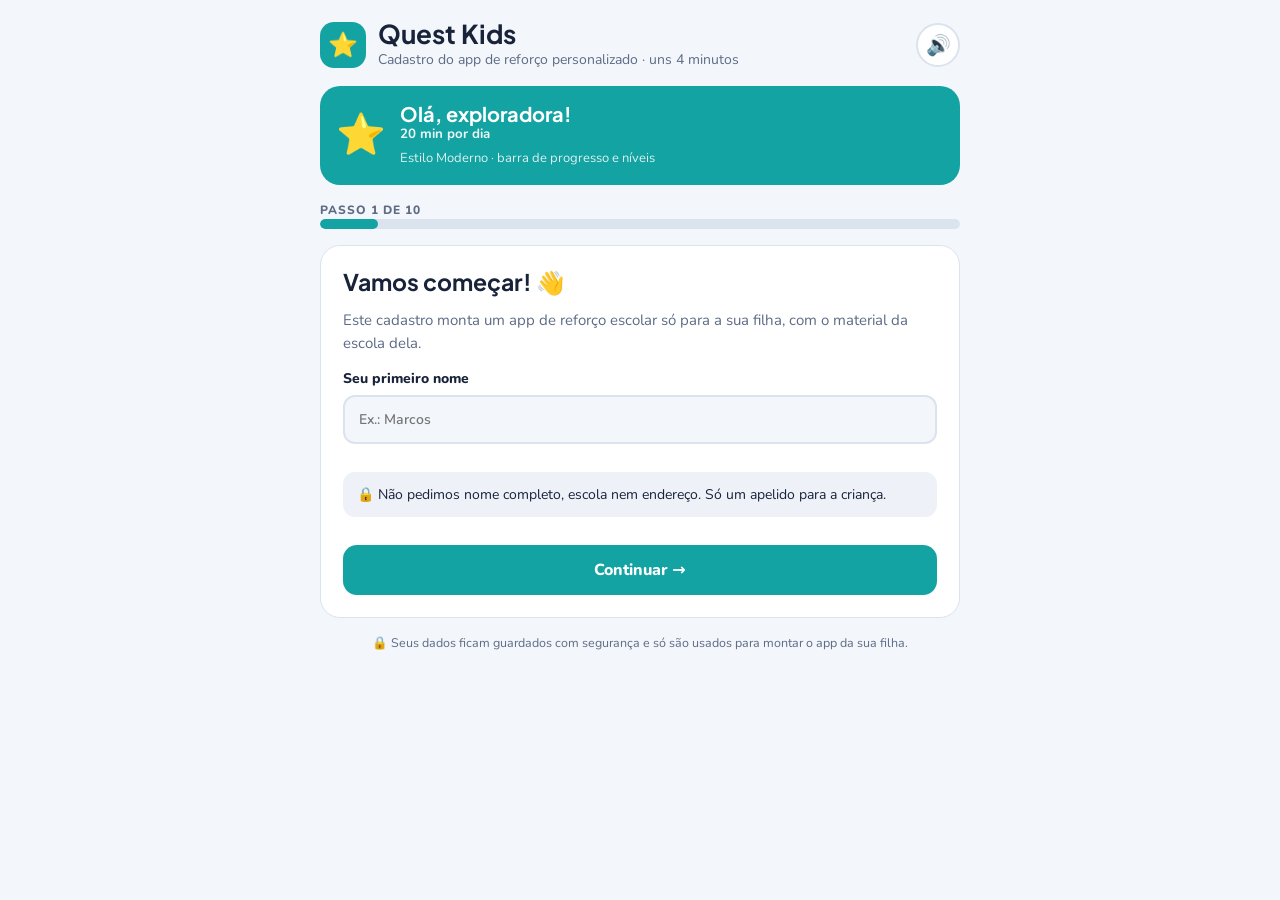
<file: cadastro/index.html>
<!doctype html>
<html lang="pt-BR" data-style="moderno">
<head>
<meta charset="utf-8">
<meta name="viewport" content="width=device-width,initial-scale=1,viewport-fit=cover">
<title>Quest Kids · Cadastro</title>
<meta name="description" content="Cadastro do app de reforço escolar personalizado Quest Kids.">
<meta name="theme-color" content="#14a3a3">
<link rel="icon" href="data:image/svg+xml,<svg xmlns='http://www.w3.org/2000/svg' viewBox='0 0 100 100'><text y='.9em' font-size='90'>⭐</text></svg>">
<link rel="preconnect" href="https://fonts.googleapis.com"><link rel="preconnect" href="https://fonts.gstatic.com" crossorigin>
<link rel="stylesheet" href="https://fonts.googleapis.com/css2?family=Plus+Jakarta+Sans:wght@600;800&family=Baloo+2:wght@600;800&family=Fredoka:wght@500;700&family=Orbitron:wght@700;900&family=Nunito:wght@400;600;800&display=swap">
<style>
/* Layout: one centered wizard card, one question per step; the whole page re-skins live to the screen style the parent picks (Moderno · Fofinho · Exploradora · Espaço) */
:root{
  --bg:#f3f6fb; --bg2:#f3f6fb; --card:#ffffff; --ink:#18233a; --soft:#5d6b85; --line:#dbe3ef; --chip:#eef2f8;
  --kid:#14a3a3; --kidInk:#ffffff; --ok:#1f9d5a; --bad:#c0392b; --radius:20px;
  --display:"Plus Jakarta Sans",system-ui,-apple-system,sans-serif; --body:"Nunito",system-ui,-apple-system,sans-serif;
  --pattern:none; color-scheme:light;
}
/* Moderno follows the device's light/dark setting */
@media (prefers-color-scheme:dark){html[data-style="moderno"]{--bg:#0f1522;--bg2:#0f1522;--card:#18213a;--ink:#eef3ff;--soft:#a6b3cc;--line:#2c3a59;--chip:#212c47;--ok:#4cc98a;--bad:#ff7b6b;color-scheme:dark}}
/* Fofinho: pastel, extra round, polka dots */
html[data-style="fofinho"]{--bg:#fff1f7;--bg2:#fff1f7;--card:#ffffff;--ink:#4a2b4f;--soft:#8a6790;--line:#f6cfe3;--chip:#fde7f2;--radius:30px;
  --display:"Baloo 2","Trebuchet MS",system-ui,sans-serif;--pattern:radial-gradient(#f9c9df 2px,transparent 2.5px) 0 0/26px 26px}
/* Exploradora: parchment map with grid lines */
html[data-style="exploradora"]{--bg:#efe3c8;--bg2:#efe3c8;--card:#fffaf0;--ink:#3b2f1e;--soft:#7a6748;--line:#d9c6a0;--chip:#f5ead3;--radius:14px;
  --display:"Fredoka",system-ui,sans-serif;--pattern:linear-gradient(#e2d3b1 1px,transparent 1px) 0 0/34px 34px,linear-gradient(90deg,#e2d3b1 1px,transparent 1px) 0 0/34px 34px}
/* Espaço: deep night sky with stars */
html[data-style="espaco"]{--bg:#0a0f24;--bg2:#0a0f24;--card:#141b3a;--ink:#e9ecff;--soft:#a3abd6;--line:#2a3566;--chip:#1d2650;--ok:#5be39b;--bad:#ff7b8a;--radius:18px;
  --display:"Orbitron","Trebuchet MS",system-ui,sans-serif;color-scheme:dark;
  --pattern:radial-gradient(1.5px 1.5px at 20px 30px,#fff 50%,transparent 51%) 0 0/140px 140px,radial-gradient(1px 1px at 90px 80px,#cfd6ff 50%,transparent 51%) 0 0/140px 140px,radial-gradient(1.2px 1.2px at 60px 120px,#fff 50%,transparent 51%) 0 0/200px 200px}
*{box-sizing:border-box}
html,body{margin:0}
body{background:var(--pattern),var(--bg);background-attachment:fixed;color:var(--ink);font-family:var(--body);font-size:16px;line-height:1.5;
  padding-left:max(16px,env(safe-area-inset-left,0px));padding-right:max(16px,env(safe-area-inset-right,0px));padding-block:calc(20px + env(safe-area-inset-top,0px)) calc(40px + env(safe-area-inset-bottom,0px));min-height:100vh;transition:background-color .3s,color .3s}
.wrap{max-width:640px;margin:0 auto;display:flex;flex-direction:column;gap:16px}
header{display:flex;align-items:center;gap:12px}
.logo{width:46px;height:46px;border-radius:calc(var(--radius) * .7);background:var(--kid);color:var(--kidInk);display:grid;place-items:center;font-size:24px;flex:none;transition:background .3s}
.brand{flex:1;min-width:0}
h1{font-family:var(--display);font-size:26px;line-height:1.1;margin:0;text-wrap:balance}
html[data-style="espaco"] h1,html[data-style="espaco"] h2{letter-spacing:.02em}
.sub{color:var(--soft);font-size:14px;margin:0}
.snd{border:2px solid var(--line);background:var(--card);color:var(--ink);border-radius:999px;width:44px;height:44px;font-size:20px;cursor:pointer;flex:none}
.bar{height:10px;background:var(--line);border-radius:99px;overflow:hidden}
.bar i{display:block;height:100%;width:0;background:var(--kid);border-radius:99px;transition:width .35s,background .3s}
.steplbl{font-size:12px;letter-spacing:.08em;text-transform:uppercase;color:var(--soft);font-weight:800}
.card{background:var(--card);border:1px solid var(--line);border-radius:var(--radius);padding:22px;display:flex;flex-direction:column;gap:14px}
html[data-style="exploradora"] .card{border:2px dashed var(--line)}
html[data-style="fofinho"] .card{box-shadow:0 6px 0 #f6cfe3}
html[data-style="espaco"] .card{box-shadow:0 0 0 1px #2a3566,0 10px 40px #0008}
h2{font-family:var(--display);font-size:23px;line-height:1.2;margin:0;text-wrap:balance}
.help{color:var(--soft);margin:0;font-size:15px}
label.f{display:flex;flex-direction:column;gap:6px;font-weight:800;font-size:14px}
input[type=text],input[type=email],select,textarea{font:inherit;font-weight:600;color:var(--ink);background:var(--bg2);border:2px solid var(--line);border-radius:calc(var(--radius) * .6);padding:12px 14px;width:100%}
textarea{min-height:96px;resize:vertical}
input:focus-visible,select:focus-visible,textarea:focus-visible,button:focus-visible{outline:3px solid var(--kid);outline-offset:2px}
.row{display:grid;grid-template-columns:1fr 1fr;gap:12px}
@media (max-width:460px){.row{grid-template-columns:1fr}}
.chips{display:flex;flex-wrap:wrap;gap:8px}
.chip{font:inherit;font-weight:800;font-size:15px;border:2px solid var(--line);background:var(--chip);color:var(--ink);border-radius:99px;padding:9px 14px;cursor:pointer;text-align:left}
.chip[aria-pressed="true"]{background:var(--kid);border-color:var(--kid);color:var(--kidInk)}
.swatches{display:flex;flex-wrap:wrap;gap:10px}
.sw{width:44px;height:44px;border-radius:50%;border:3px solid var(--card);box-shadow:0 0 0 2px var(--line);cursor:pointer}
.sw[aria-pressed="true"]{box-shadow:0 0 0 3px var(--ink)}
.styles{display:grid;grid-template-columns:1fr 1fr;gap:10px}
@media (max-width:420px){.styles{grid-template-columns:1fr}}
.stc{font:inherit;text-align:left;cursor:pointer;border:2px solid var(--line);border-radius:16px;padding:0;overflow:hidden;background:var(--card);color:var(--ink)}
.stc[aria-pressed="true"]{border-color:var(--kid);box-shadow:0 0 0 3px var(--kid)}
.stc .mini{height:74px;display:flex;align-items:center;justify-content:center;gap:8px;font-size:28px}
.stc .lbl{padding:8px 12px;font-weight:800;font-size:15px;display:block}
.stc .lbl small{display:block;font-weight:600;color:var(--soft);font-size:12.5px;line-height:1.3}
.mini.moderno{background:linear-gradient(#f3f6fb,#f3f6fb);color:#18233a}.mini.moderno span{font:800 15px "Plus Jakarta Sans",sans-serif;background:#18233a;color:#fff;border-radius:10px;padding:6px 10px}
.mini.fofinho{background:radial-gradient(#f9c9df 2px,transparent 2.5px) 0 0/16px 16px,#fff1f7}
.mini.exploradora{background:linear-gradient(#e2d3b1 1px,transparent 1px) 0 0/18px 18px,linear-gradient(90deg,#e2d3b1 1px,transparent 1px) 0 0/18px 18px,#efe3c8}
.mini.espaco{background:radial-gradient(1.5px 1.5px at 10px 12px,#fff 50%,transparent 51%) 0 0/36px 36px,#0a0f24}
.nav{display:flex;gap:10px}
.btn{font:inherit;font-weight:800;font-size:16px;border:0;border-radius:calc(var(--radius) * .7);padding:13px 20px;cursor:pointer}
.btn.go{background:var(--kid);color:var(--kidInk);flex:1}
.btn.back{background:var(--chip);color:var(--ink)}
.btn:disabled{opacity:.5;cursor:wait}
.err{color:var(--bad);font-weight:800;font-size:14px;margin:0}
.preview{border-radius:var(--radius);padding:16px;background:var(--kid);color:var(--kidInk);display:flex;gap:14px;align-items:center;transition:background .3s}
.preview .em{font-size:40px;line-height:1}
.preview b{font-family:var(--display);font-size:20px;display:block;line-height:1.15}
.preview small{opacity:.92;font-weight:700;display:block}
.preview .meta{font-size:13px;opacity:.85}
ol.steps{margin:0;padding-left:22px;display:flex;flex-direction:column;gap:4px}
.note{background:var(--chip);border-radius:calc(var(--radius) * .6);padding:12px 14px;font-size:14px}
.cons{display:flex;gap:10px;align-items:flex-start;font-size:14px;color:var(--soft);font-weight:600}
.cons input{width:22px;height:22px;flex:none;margin-top:2px;accent-color:var(--kid)}
.drop{border:2px dashed var(--line);border-radius:calc(var(--radius) * .6);padding:16px;text-align:center;background:var(--bg2);cursor:pointer;font-weight:800}
.drop input{display:none}
.files{list-style:none;margin:0;padding:0;display:flex;flex-direction:column;gap:6px}
.files li{display:flex;align-items:center;gap:8px;background:var(--chip);border-radius:12px;padding:8px 10px;font-size:14px}
.files li span{flex:1;min-width:0;overflow:hidden;text-overflow:ellipsis;white-space:nowrap}
.files li button{border:0;background:none;color:var(--bad);font-weight:800;cursor:pointer;font-size:14px}
.sum{display:grid;grid-template-columns:auto 1fr;gap:6px 14px;font-size:15px;margin:0}
.sum dt{color:var(--soft);font-weight:800}.sum dd{margin:0;min-width:0;overflow-wrap:anywhere}
.done{text-align:center;align-items:center}
.done .big{font-size:56px}
.status{font-size:14px;color:var(--soft);margin:0}
.status.ok{color:var(--ok);font-weight:800}
.hp{position:absolute;left:-9999px;width:1px;height:1px;overflow:hidden}
footer{text-align:center;color:var(--soft);font-size:12.5px}
@media (prefers-reduced-motion:reduce){*{transition:none!important}}
</style>
</head>
<body>
<div class="wrap">
  <header><div class="logo" id="logo">⭐</div><div class="brand"><h1>Quest Kids</h1><p class="sub">Cadastro do app de reforço personalizado · uns 4 minutos</p></div>
    <button type="button" class="snd" id="snd" aria-label="Som dos cliques">🔊</button></header>
  <div class="preview" id="preview" aria-live="polite"><div class="em" id="pvEm">⭐</div><div><b id="pvTitle">Olá, exploradora!</b><small id="pvSub">O app vai ficar com a cara dela conforme você responde.</small><span class="meta" id="pvMeta"></span></div></div>
  <div><div class="steplbl" id="steplbl">Passo 1</div><div class="bar"><i id="bar"></i></div></div>
  <form class="card" id="card" novalidate></form>
  <footer>🔒 Seus dados ficam guardados com segurança e só são usados para montar o app da sua filha.</footer>
</div>
<script src="config.js"></script>
<script>
(function(){
'use strict';
const C=Object.assign({MAX_ARQUIVOS:30,MAX_MB:50,MAX_TOTAL_MB:100,NOME_CONTATO:'Paula'},window.QK_CONFIG||{});
const LIVE=!!(C.SUPABASE_URL&&C.SUPABASE_ANON_KEY);

const STYLES=[
  {id:'moderno',nome:'Moderno',desc:'Limpo, como um app de verdade. Ótimo para 10 a 14 anos.',mini:'<span>Lição 3/5</span>✨',prog:'barra de progresso e níveis'},
  {id:'fofinho',nome:'Fofinho',desc:'Cores pastel, bichinhos e adesivos. Ótimo para 6 a 9 anos.',mini:'🦄🌸⭐',prog:'⭐ adesivos para colecionar'},
  {id:'exploradora',nome:'Exploradora',desc:'Mapa, passaporte com carimbos e baú de tesouro.',mini:'🗺️🧭🛂',prog:'🛂 carimbos no passaporte'},
  {id:'espaco',nome:'Espaço',desc:'Céu estrelado, cada lição é um planeta.',mini:'🚀🪐✨',prog:'🪐 planetas e cristais'}];
const THEMES=[['🦄','Unicórnio'],['🎀','Bonecas'],['⚽','Futebol'],['🐶','Bichinhos'],['🧜‍♀️','Sereias'],['🚀','Espaço'],['🦕','Dinossauros'],['🎨','Arte'],['🎵','Música'],['✨','Outro']];
const COLORS=[['#e84393','Rosa'],['#8e44ad','Roxo'],['#2e86de','Azul'],['#14a3a3','Turquesa'],['#27ae60','Verde'],['#e67e22','Laranja'],['#d63031','Vermelho'],['#b8862f','Dourado']];
const SUBJECTS=['📖 Português: leitura','✍️ Português: escrita e gramática','🔢 Matemática','🔬 Ciências','🌎 História e Geografia','🇺🇸 Inglês'];
const TOPICS=['🌊 Oceanos e corais','💡 Inventores brasileiros','🦕 Dinossauros','🚀 Espaço e planetas','🌳 Amazônia','🪶 Povos indígenas','🏛️ Egito Antigo','🐾 Animais','🔬 Experiências de ciências','💰 Dinheiro para crianças'];
const PERFIL=['📖 Lê rápido, mas não entende o texto','🔢 Tem dificuldade com frações','✖️ Erra na tabuada e nas contas básicas','✍️ Escreve com erros de ortografia','🧩 Se distrai fácil e perde o foco','😟 Fica nervosa quando erra','🏆 Adora desafios e competição','🎧 Aprende melhor ouvindo','🎨 Aprende melhor com imagens','🐢 Faz as lições devagar'];
const FREQ=['📅 Toda semana','🗓️ A cada 15 dias','📊 Uma vez por mês'];
const DAYS=['Seg','Ter','Qua','Qui','Sex','Sáb','Dom'];
const MAT=[['📎','Anexar aqui agora'],['📲','Mandar pelo WhatsApp depois']];

const A={resp:'',apelido:'',idade:'',serie:'',estilo:'moderno',tema:'',temaOutro:'',cor:'#14a3a3',corNome:'Turquesa',materias:[],temas:[],temaLivre:'',
  minutos:'20 min',dias:['Seg','Ter','Qua','Qui','Sex'],perfil:[],dificuldade:'',email:'',freq:['📅 Toda semana'],consent:false,material:'Anexar aqui agora',som:true};
try{Object.assign(A,JSON.parse(localStorage.getItem('qk-draft')||'{}'))}catch(e){}
let FILES=[]; let step=0; let sending=false;
const card=document.getElementById('card');
const esc=s=>String(s==null?'':s).replace(/[&<>"]/g,c=>({'&':'&amp;','<':'&lt;','>':'&gt;','"':'&quot;'}[c]));
const save=()=>{try{const x=Object.assign({},A);localStorage.setItem('qk-draft',JSON.stringify(x))}catch(e){}};
const temaNome=()=>A.tema==='Outro'?A.temaOutro.trim():A.tema;
const emoji=()=>(THEMES.find(t=>t[1]===A.tema)||['⭐'])[0];

/* ---- som dos cliques ---- */
let AC=null;
function blip(kind){
  if(!A.som)return;
  try{AC=AC||new (window.AudioContext||window.webkitAudioContext)();const o=AC.createOscillator(),g=AC.createGain();
    const f={tap:660,ok:880,back:440,done:990}[kind||'tap'];o.type='sine';o.frequency.setValueAtTime(f,AC.currentTime);
    if(kind==='done')o.frequency.exponentialRampToValueAtTime(1480,AC.currentTime+.18);
    g.gain.setValueAtTime(.0001,AC.currentTime);g.gain.exponentialRampToValueAtTime(.12,AC.currentTime+.01);g.gain.exponentialRampToValueAtTime(.0001,AC.currentTime+(kind==='done'?.3:.09));
    o.connect(g).connect(AC.destination);o.start();o.stop(AC.currentTime+.32)}catch(e){}
}
const sndBtn=document.getElementById('snd');
function paintSnd(){sndBtn.textContent=A.som?'🔊':'🔇';sndBtn.setAttribute('aria-pressed',String(A.som));sndBtn.title=A.som?'Som ligado (toque para silenciar)':'Sem som (toque para ligar)'}
sndBtn.onclick=()=>{A.som=!A.som;save();paintSnd();blip('ok')};

const chips=(list,key,multi,max)=>`<div class="chips">${list.map(x=>{const v=Array.isArray(x)?x[1]:x,l=Array.isArray(x)?x[0]+' '+x[1]:x;const on=multi?A[key].includes(v):A[key]===v;
  return`<button type="button" class="chip" data-k="${key}" data-v="${esc(v)}" data-m="${multi?1:0}" data-max="${max||0}" aria-pressed="${on}">${esc(l)}</button>`}).join('')}</div>`;
const totalBytes=()=>FILES.reduce((a,f)=>a+f.size,0);
const fmtMB=b=>(b/1048576).toFixed(b<1048576?2:1)+' MB';

const STEPS=[
 {t:'Vamos começar! 👋',h:'Este cadastro monta um app de reforço escolar só para a sua filha, com o material da escola dela.',
  b:()=>`<label class="f">Seu primeiro nome<input type="text" id="resp" autocomplete="given-name" maxlength="60" value="${esc(A.resp)}" placeholder="Ex.: Marcos"></label>
  <input class="hp" type="text" id="site" tabindex="-1" autocomplete="off" aria-hidden="true">
  <p class="note">🔒 Não pedimos nome completo, escola nem endereço. Só um apelido para a criança.</p>`,
  ok:()=>A.resp.trim()?true:'Escreva seu primeiro nome.'},
 {t:'Quem vai usar o app?',h:'O app chama a criança pelo apelido.',
  b:()=>`<label class="f">Apelido da criança<input type="text" id="apelido" maxlength="40" value="${esc(A.apelido)}" placeholder="Ex.: Bia"></label>
  <div class="row"><label class="f">Idade<select id="idade"><option value="">Escolha</option>${[5,6,7,8,9,10,11,12,13,14].map(n=>`<option ${A.idade==n?'selected':''}>${n}</option>`).join('')}</select></label>
  <label class="f">Ano escolar<select id="serie"><option value="">Escolha</option>${['1º ano','2º ano','3º ano','4º ano','5º ano','6º ano','7º ano','8º ano','9º ano'].map(n=>`<option ${A.serie==n?'selected':''}>${n}</option>`).join('')}</select></label></div>`,
  ok:()=>!A.apelido.trim()?'Escreva o apelido.':!A.idade?'Escolha a idade.':!A.serie?'Escolha o ano escolar.':true},
 {t:'Escolha o estilo da tela',h:'É assim que o app vai ficar para ela. Toque para ver esta página mudar! Ela também pode trocar depois, nas configurações do app.',
  b:()=>`<div class="styles">${STYLES.map(s=>`<button type="button" class="stc" data-st="${s.id}" aria-pressed="${A.estilo===s.id}"><div class="mini ${s.id}">${s.mini}</div><span class="lbl">${s.nome}<small>${s.desc}</small></span></button>`).join('')}</div>`,
  ok:()=>true},
 {t:'Do que ela mais gosta?',h:'Escolha o tema favorito e a cor favorita. Veja a prévia lá em cima!',
  b:()=>`${chips(THEMES,'tema',false)}${A.tema==='Outro'?`<label class="f">Qual tema?<input type="text" id="temaOutro" maxlength="40" value="${esc(A.temaOutro)}" placeholder="Ex.: gatinhos, K-pop, cavalos…"></label>`:''}
  <div class="steplbl">Cor favorita</div><div class="swatches">${COLORS.map(([c,n])=>`<button type="button" class="sw" style="background:${c}" data-c="${c}" data-n="${n}" aria-label="${n}" aria-pressed="${A.cor===c}"></button>`).join('')}</div>`,
  ok:()=>!A.tema?'Escolha um tema.':(A.tema==='Outro'&&!A.temaOutro.trim())?'Escreva qual é o tema.':true},
 {t:'Em que matérias ela precisa de reforço?',h:'Pode escolher mais de uma.',
  b:()=>chips(SUBJECTS,'materias',true),ok:()=>A.materias.length?true:'Escolha pelo menos uma matéria.'},
 {t:'Que assuntos ela gosta de ler?',h:'Além da matéria da escola, o app traz leituras e aulas em áudio sobre temas gerais, para ganhar vocabulário e conhecer o mundo. Escolha até 3.',
  b:()=>`${chips(TOPICS,'temas',true,3)}<label class="f">Outro assunto (opcional)<input type="text" id="temaLivre" maxlength="60" value="${esc(A.temaLivre)}" placeholder="Ex.: Olimpíadas, vulcões…"></label>`,
  ok:()=>(A.temas.length||A.temaLivre.trim())?true:'Escolha pelo menos um assunto.'},
 {t:'Quanto tempo por dia?',h:'Sugerimos de 15 a 20 minutos nos dias de escola.',
  b:()=>`${chips(['10 min','15 min','20 min','25 min','30 min'],'minutos',false)}<div class="steplbl">Em quais dias?</div>${chips(DAYS,'dias',true)}`,
  ok:()=>A.dias.length?true:'Escolha pelo menos um dia.'},
 {t:'Conte um pouco sobre ela',h:'Marque o que combina com ela (quantos quiser). Isso ajuda a montar o reforço do jeito certo.',
  b:()=>`${chips(PERFIL,'perfil',true)}<label class="f">Quer contar mais alguma coisa? (opcional)<textarea id="dificuldade" maxlength="2000" placeholder="Ex.: está aprendendo divisão na escola; gosta de ler em voz alta…">${esc(A.dificuldade)}</textarea></label>`,ok:()=>true},
 {t:'Relatórios para você 📬',h:'Você recebe por e-mail um resumo de como ela está indo: notas, matérias e o que precisa de atenção. Escolha a frequência (pode marcar mais de uma).',
  b:()=>`<label class="f">Seu e-mail<input type="email" id="email" autocomplete="email" inputmode="email" maxlength="120" value="${esc(A.email)}" placeholder="voce@email.com"></label>
  ${chips(FREQ,'freq',true)}
  <label class="cons"><input type="checkbox" id="consent" ${A.consent?'checked':''}> <span>Autorizo o uso destas informações para criar e acompanhar o app de reforço da minha filha. Os dados não são compartilhados com ninguém e posso pedir para apagar a qualquer momento.</span></label>`,
  ok:()=>!/^[^@\s]+@[^@\s]+\.[^@\s]+$/.test(A.email.trim())?'Escreva um e-mail válido.':!A.freq.length?'Escolha pelo menos uma frequência.':!A.consent?'Marque a autorização para continuar.':true},
 {t:'Agora, o material da escola 📚',h:'De 10 a 15 páginas do que ela está estudando: lições do livro ou da apostila e exercícios que ela já fez, inclusive os que errou (pode ser com a letra dela). A inteligência artificial lê tudo e monta o reforço.',
  b:()=>`<details class="note"><summary><b>📱 Como escanear pelo iPhone</b></summary><ol class="steps"><li>Abra o app <b>Arquivos</b> (Files)</li><li>Toque nos <b>três pontinhos (•••)</b> no canto de cima</li><li>Escolha <b>Escanear Documentos</b></li><li>Aponte para a página: ele tira a foto sozinho. Passe para a próxima e toque em <b>Salvar</b></li></ol></details>
  <p class="help">👉 Marque com um X ou círculo os exercícios que ela errou. Assim sabemos exatamente onde reforçar.</p>
  ${chips(MAT,'material',false)}
  ${A.material==='Anexar aqui agora'?`<label class="drop" for="up">📎 Toque para escolher os arquivos<br><small style="font-weight:600;color:var(--soft)">PDF ou fotos · até ${C.MAX_TOTAL_MB} MB no total (${C.MAX_MB} MB por arquivo)</small><input type="file" id="up" multiple accept="application/pdf,image/jpeg,image/png,image/heic,image/heif,.pdf,.jpg,.jpeg,.png,.heic"></label>
  ${FILES.length?`<p class="help" style="margin:0">📦 ${FILES.length} arquivo(s) · ${fmtMB(totalBytes())} de ${C.MAX_TOTAL_MB} MB</p>`:''}
  <ul class="files" id="files">${FILES.map((f,i)=>`<li><span>📄 ${esc(f.name)}</span><small>${fmtMB(f.size)}</small><button type="button" data-rm="${i}" aria-label="Remover">✕</button></li>`).join('')}</ul>`
  :`<p class="note">📲 Depois de enviar o cadastro, mande o PDF para a ${esc(C.NOME_CONTATO)} pelo WhatsApp.</p>`}`,
  ok:()=>A.material==='Anexar aqui agora'&&!FILES.length?'Escolha os arquivos ou marque "Mandar pelo WhatsApp depois".':true},
];

function applyStyle(){document.documentElement.dataset.style=A.estilo;document.documentElement.style.setProperty('--kid',A.cor);
  const m=document.querySelector('meta[name=theme-color]');if(m)m.content=A.cor}
function tint(){
  applyStyle(); const em=emoji(); const st=STYLES.find(s=>s.id===A.estilo)||STYLES[0];
  document.getElementById('logo').textContent=em; document.getElementById('pvEm').textContent=em;
  document.getElementById('pvTitle').textContent=A.apelido.trim()?`Olá, ${A.apelido.trim()}! ${em}`:'Olá, exploradora!';
  const bits=[A.serie,temaNome(),A.minutos&&A.minutos+' por dia'].filter(Boolean);
  document.getElementById('pvSub').textContent=bits.length?bits.join(' · '):'O app vai ficar com a cara dela conforme você responde.';
  document.getElementById('pvMeta').textContent=`Estilo ${st.nome} · ${st.prog}`;
}
function render(){
  const total=STEPS.length+1;
  document.getElementById('steplbl').textContent=step<STEPS.length?`Passo ${step+1} de ${STEPS.length}`:'Revisão';
  document.getElementById('bar').style.width=Math.round((step+1)/total*100)+'%';
  if(step>=STEPS.length)return review();
  const S=STEPS[step];
  card.innerHTML=`<h2>${S.t}</h2><p class="help">${S.h}</p>${S.b()}<p class="err" id="err" hidden></p>
   <div class="nav">${step?'<button type="button" class="btn back" id="back">← Voltar</button>':''}<button type="submit" class="btn go">${step===STEPS.length-1?'Revisar respostas':'Continuar →'}</button></div>`;
  wire(); tint();
}
function err(msg){const e=document.getElementById('err');if(e){e.textContent=msg;e.hidden=false}}
function wire(){
  card.querySelectorAll('input[type=checkbox]').forEach(el=>el.addEventListener('change',()=>{A[el.id]=el.checked;save();blip()}));
  card.querySelectorAll('input[type=text],input[type=email],select,textarea').forEach(el=>{if(el.id==='site')return;el.addEventListener('input',()=>{A[el.id]=el.value;save();tint()})});
  card.querySelectorAll('.chip').forEach(b=>b.onclick=()=>{const k=b.dataset.k,v=b.dataset.v;blip();
    if(b.dataset.m==='1'){const max=+b.dataset.max;const i=A[k].indexOf(v);if(i>=0)A[k].splice(i,1);else{if(max&&A[k].length>=max)A[k].shift();A[k].push(v)}}else{A[k]=v}
    save();render();if(k==='tema'&&v==='Outro'){const o=document.getElementById('temaOutro');o&&o.focus()}});
  card.querySelectorAll('.sw').forEach(b=>b.onclick=()=>{A.cor=b.dataset.c;A.corNome=b.dataset.n;save();blip();render()});
  card.querySelectorAll('.stc').forEach(b=>b.onclick=()=>{A.estilo=b.dataset.st;save();blip('ok');render()});
  const up=document.getElementById('up');
  if(up)up.onchange=()=>{const add=[...up.files];let msg='';
    add.forEach(f=>{if(f.size>C.MAX_MB*1048576){msg=`"${f.name}" passa de ${C.MAX_MB} MB.`;return}if(FILES.length>=C.MAX_ARQUIVOS){msg=`Máximo de ${C.MAX_ARQUIVOS} arquivos.`;return}
      if(totalBytes()+f.size>C.MAX_TOTAL_MB*1048576){msg=`Passou de ${C.MAX_TOTAL_MB} MB no total. Tire alguns arquivos ou mande o resto pelo WhatsApp.`;return}
      if(!FILES.some(x=>x.name===f.name&&x.size===f.size))FILES.push(f)});
    blip();render();if(msg)err(msg)};
  card.querySelectorAll('[data-rm]').forEach(b=>b.onclick=()=>{FILES.splice(+b.dataset.rm,1);blip('back');render()});
  const bk=document.getElementById('back');if(bk)bk.onclick=()=>{blip('back');step--;render();scrollTo(0,0)};
}
card.addEventListener('submit',e=>{e.preventDefault();if(step>=STEPS.length)return;
  const r=STEPS[step].ok();if(r!==true){err(typeof r==='string'?r:'Responda para continuar.');return}
  blip('ok');step++;render();scrollTo(0,0)});

function summaryText(){
  return ['🌟 Cadastro Quest Kids',`Responsável: ${A.resp}`,`Criança: ${A.apelido} · ${A.idade} anos · ${A.serie}`,`Estilo da tela: ${(STYLES.find(s=>s.id===A.estilo)||{}).nome}`,`Tema: ${temaNome()} · cor ${A.corNome}`,
    `Reforço: ${A.materias.join(', ')}`,`Leituras: ${A.temas.concat(A.temaLivre?[A.temaLivre]:[]).join(', ')}`,`Tempo: ${A.minutos} · ${A.dias.join(', ')}`,
    A.perfil.length?`Perfil: ${A.perfil.join('; ')}`:'',A.dificuldade?`Observações: ${A.dificuldade}`:'',`E-mail: ${A.email} · relatórios: ${A.freq.join(', ')}`,
    `Material: ${A.material==='Anexar aqui agora'?FILES.length+' arquivo(s) anexado(s)':'vai mandar pelo WhatsApp'}`].filter(Boolean).join('\n');
}
function review(){
  const st=STYLES.find(s=>s.id===A.estilo)||STYLES[0];
  const rows=[['Responsável',A.resp],['Criança',`${A.apelido}, ${A.idade} anos, ${A.serie}`],['Estilo',st.nome],['Tema e cor',`${temaNome()} · ${A.corNome}`],['Reforço',A.materias.join(', ')],
    ['Leituras',A.temas.concat(A.temaLivre?[A.temaLivre]:[]).join(', ')],['Tempo',`${A.minutos} · ${A.dias.join(', ')}`],['Perfil',A.perfil.join('; ')||'—'],['Observações',A.dificuldade||'—'],
    ['Relatórios',`${A.email} · ${A.freq.join(', ')}`],['Material',A.material==='Anexar aqui agora'?`${FILES.length} arquivo(s)`:'Pelo WhatsApp depois']];
  card.innerHTML=`<h2>Tudo certo? ✅</h2><p class="help">Confira as respostas e toque em enviar.</p>
   <dl class="sum">${rows.map(([k,v])=>`<dt>${k}</dt><dd>${esc(v)}</dd>`).join('')}</dl>
   <div class="nav"><button type="button" class="btn back" id="back">← Voltar</button><button type="button" class="btn go" id="send">Enviar cadastro 🚀</button></div><p class="status" id="st" aria-live="polite"></p>`;
  document.getElementById('back').onclick=()=>{blip('back');step--;render()};
  document.getElementById('send').onclick=send; tint();
}

/* ---- envio: Supabase (tabela + arquivos privados) e EmailJS ---- */
const uuid=()=>(crypto.randomUUID?crypto.randomUUID():'xxxxxxxx-xxxx-4xxx-yxxx-xxxxxxxxxxxx'.replace(/[xy]/g,c=>{const r=Math.random()*16|0;return(c==='x'?r:(r&3|8)).toString(16)}));
const H=()=>({apikey:C.SUPABASE_ANON_KEY,Authorization:'Bearer '+C.SUPABASE_ANON_KEY});
const safeName=n=>n.normalize('NFD').replace(/[̀-ͯ]/g,'').replace(/[^A-Za-z0-9._-]+/g,'_').slice(-80);
async function uploadAll(pasta,st){
  const paths=[];
  const tot=totalBytes();let doneB=0;
  for(let i=0;i<FILES.length;i++){const f=FILES[i];st.textContent=`Enviando arquivo ${i+1} de ${FILES.length}… (${Math.round(doneB/tot*100)}%) · não feche esta tela`;
    const path=`${pasta}/${String(i+1).padStart(2,'0')}-${safeName(f.name)}`;
    const r=await fetch(`${C.SUPABASE_URL}/storage/v1/object/materiais/${path}`,{method:'POST',headers:Object.assign(H(),{'Content-Type':f.type||'application/octet-stream','x-upsert':'false'}),body:f});
    if(!r.ok)throw new Error('Não consegui enviar o arquivo "'+f.name+'" ('+r.status+').');
    doneB+=f.size;paths.push(path)}
  return paths;
}
async function insertRow(pasta,arquivos){
  const st=STYLES.find(s=>s.id===A.estilo)||STYLES[0];
  const row={pasta,responsavel:A.resp.trim(),email:A.email.trim().toLowerCase(),freq:A.freq,apelido:A.apelido.trim(),idade:+A.idade||null,serie:A.serie,
    estilo:st.id,tema:temaNome(),cor:A.cor,materias:A.materias,leituras:A.temas.concat(A.temaLivre.trim()?[A.temaLivre.trim()]:[]),minutos:A.minutos,dias:A.dias,
    perfil:A.perfil,observacoes:A.dificuldade.trim(),material:A.material,arquivos,consentimento:true,som:A.som};
  const r=await fetch(`${C.SUPABASE_URL}/rest/v1/cadastros`,{method:'POST',headers:Object.assign(H(),{'Content-Type':'application/json',Prefer:'return=minimal'}),body:JSON.stringify(row)});
  if(!r.ok){let t='';try{t=(await r.json()).message||''}catch(e){}throw new Error('Não consegui salvar o cadastro ('+r.status+') '+t)}
}
async function emails(n){
  if(!C.EMAILJS_PUBLIC_KEY||!C.EMAILJS_SERVICE_ID)return;
  const params={responsavel:A.resp.trim(),email:A.email.trim(),apelido:A.apelido.trim(),resumo:summaryText(),arquivos:String(n),contato:C.NOME_CONTATO};
  const go=t=>t?fetch('https://api.emailjs.com/api/v1.0/email/send',{method:'POST',headers:{'Content-Type':'application/json'},body:JSON.stringify({service_id:C.EMAILJS_SERVICE_ID,template_id:t,user_id:C.EMAILJS_PUBLIC_KEY,template_params:params})}).catch(()=>{}):null;
  await Promise.all([go(C.EMAILJS_TEMPLATE_AVISO),go(C.EMAILJS_TEMPLATE_CONFIRMA)]);
}
async function send(){
  if(sending)return; sending=true;
  const btn=document.getElementById('send'),st=document.getElementById('st'),bk=document.getElementById('back');btn.disabled=true;if(bk)bk.disabled=true;st.className='status';st.textContent='Enviando…';
  const hp=A.__hp; if(hp){done(true);return}   // robô de spam: finge que deu certo
  if(!LIVE){done(false);return}
  try{
    const pasta=uuid();
    const arquivos=A.material==='Anexar aqui agora'?await uploadAll(pasta,st):[];
    st.textContent='Salvando o cadastro…';
    await insertRow(pasta,arquivos);
    await emails(arquivos.length);
    try{localStorage.removeItem('qk-draft')}catch(e){}
    done(true);
  }catch(e){sending=false;btn.disabled=false;if(bk)bk.disabled=false;st.className='status';st.innerHTML=`<span style="color:var(--bad);font-weight:800">⚠️ ${esc(e.message)}</span><br>Confira a internet e toque em enviar de novo.`}
}
function done(saved){
  blip('done');
  document.getElementById('steplbl').textContent='Pronto!';document.getElementById('bar').style.width='100%';
  card.classList.add('done');
  const zap=A.material!=='Anexar aqui agora';
  card.innerHTML=`<div class="big">${emoji()}</div><h2>Obrigada, ${esc(A.resp)}!</h2>
   <p class="help">${saved?`Recebemos o cadastro da ${esc(A.apelido)}${FILES.length&&!zap?' e os '+FILES.length+' arquivo(s)':''}. ${A.email&&C.EMAILJS_TEMPLATE_CONFIRMA?'Você vai receber uma confirmação por e-mail. ':''}`:''}${zap||!saved?`Agora é só mandar as páginas escaneadas para a ${esc(C.NOME_CONTATO)} pelo WhatsApp. `:''}Em poucos dias o app da ${esc(A.apelido)} fica pronto!</p>
   <p class="status ${saved?'ok':''}">${saved?'✓ Cadastro enviado':'Modo de teste: toque abaixo para copiar as respostas e colar no WhatsApp.'}</p>
   ${saved?'':`<button type="button" class="btn go" id="copy" style="flex:none;width:100%">📋 Copiar respostas para o WhatsApp</button><textarea id="sumtxt" readonly style="font-size:13px">${esc(summaryText())}</textarea>`}`;
  const cp=document.getElementById('copy');
  if(cp)cp.onclick=async()=>{const t=document.getElementById('sumtxt');blip();try{await navigator.clipboard.writeText(t.value);cp.textContent='✓ Copiado! Cole no WhatsApp'}catch(e){t.focus();t.select();cp.textContent='Texto selecionado: copie e cole no WhatsApp'}};
}
document.addEventListener('input',e=>{if(e.target&&e.target.id==='site')A.__hp=e.target.value});
paintSnd(); render();
})();
</script>
</body>
</html>
</file>
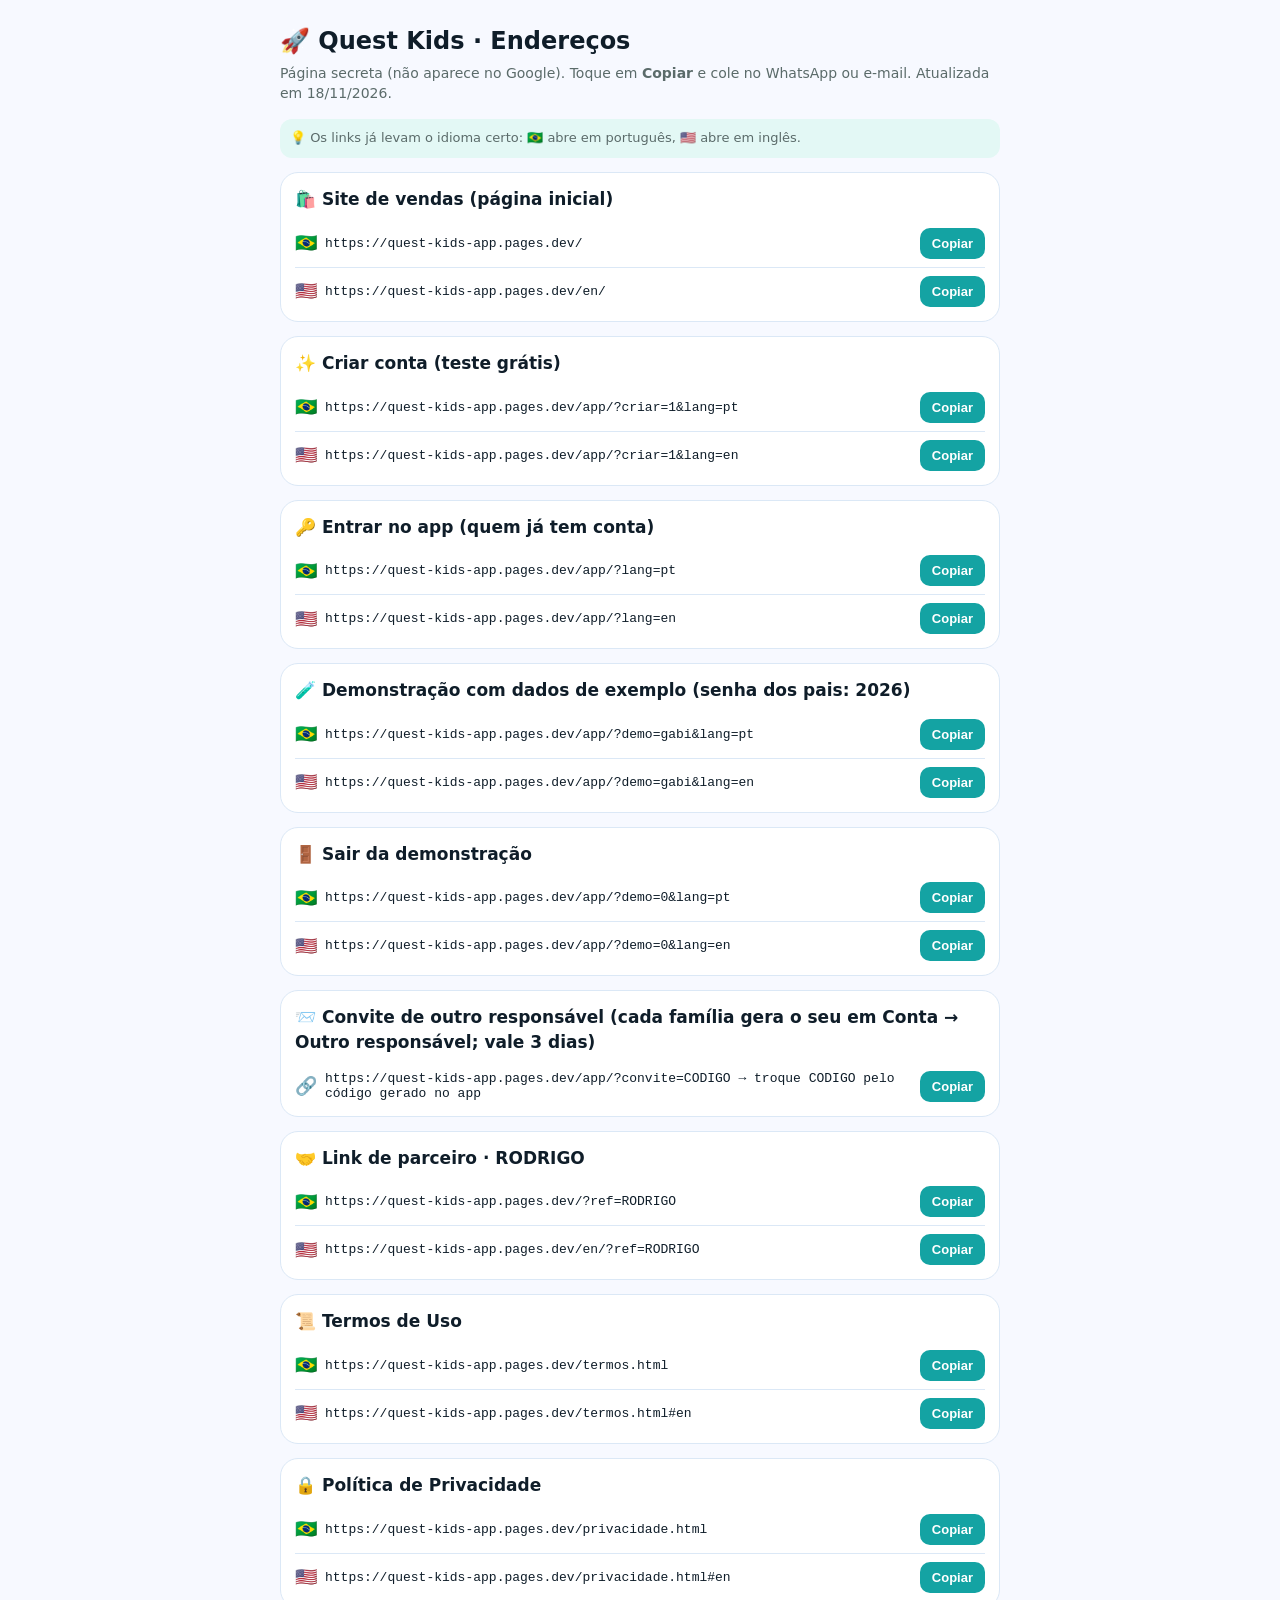
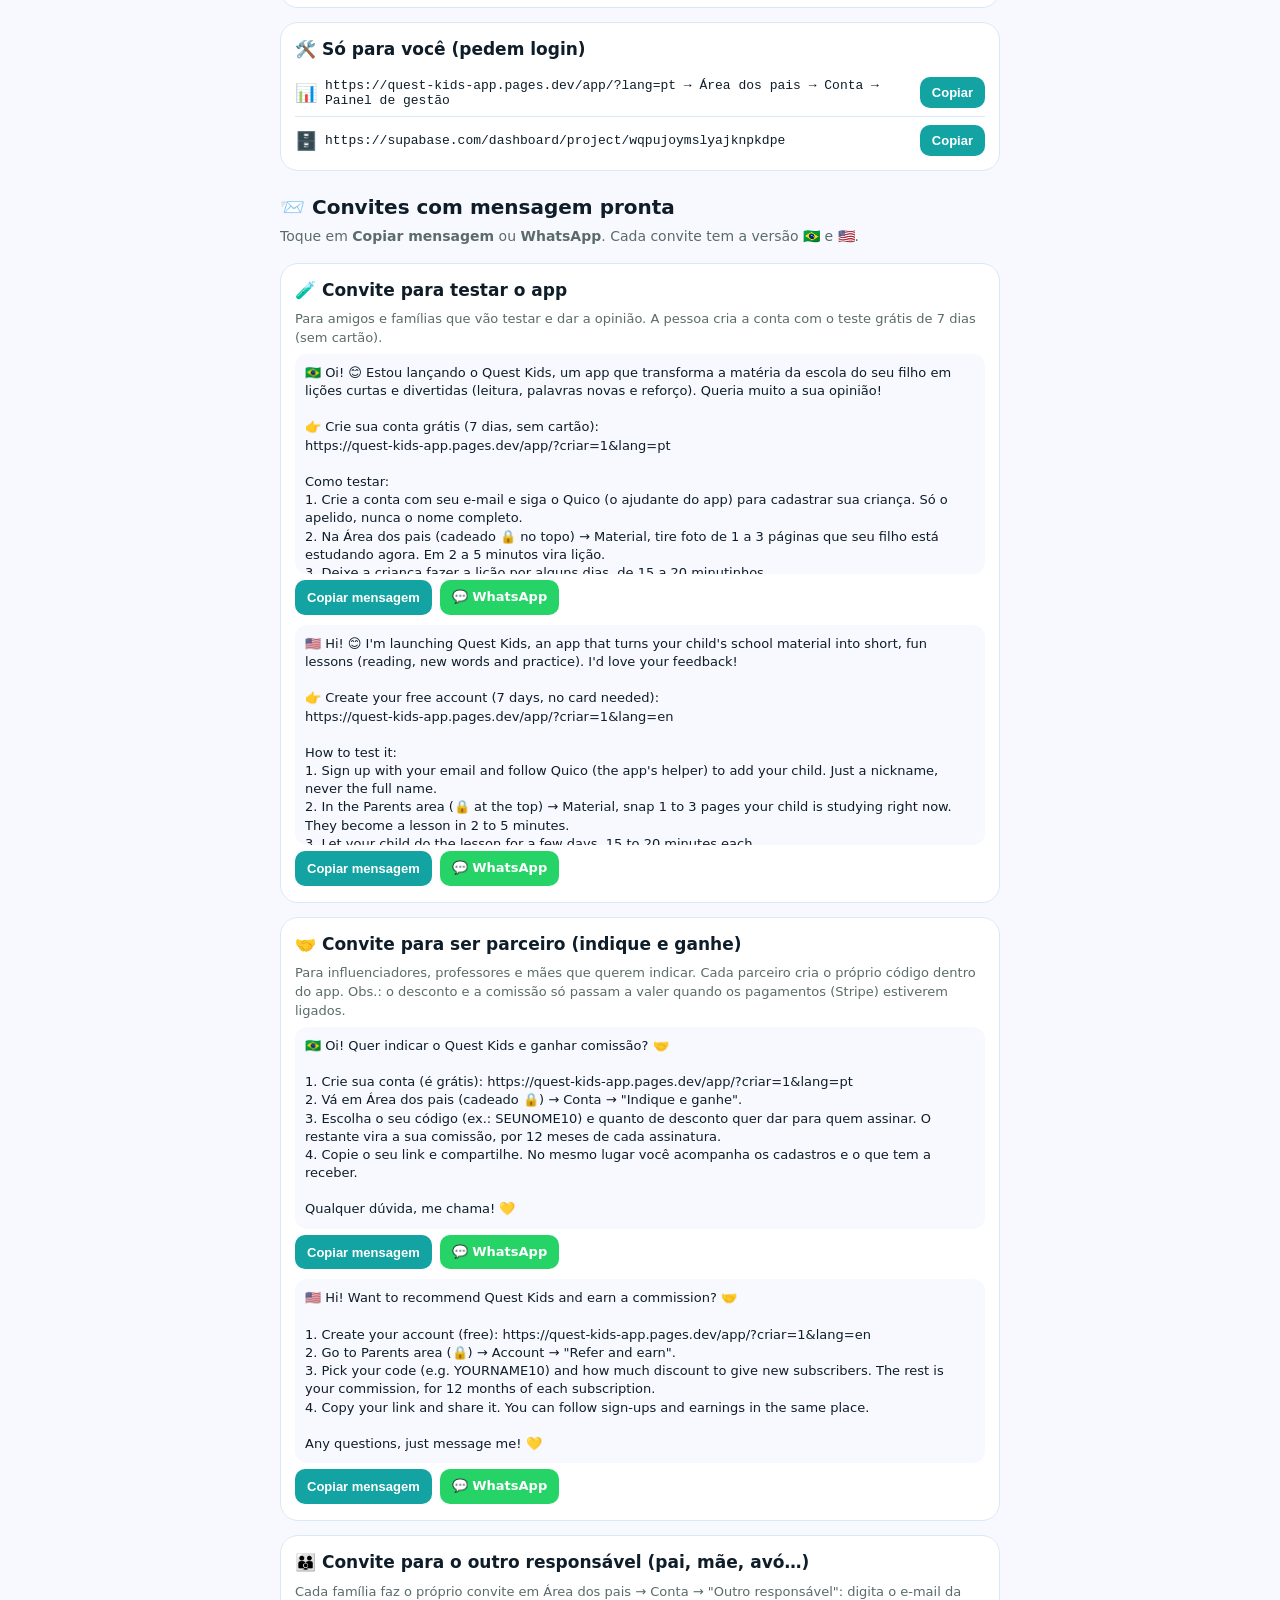
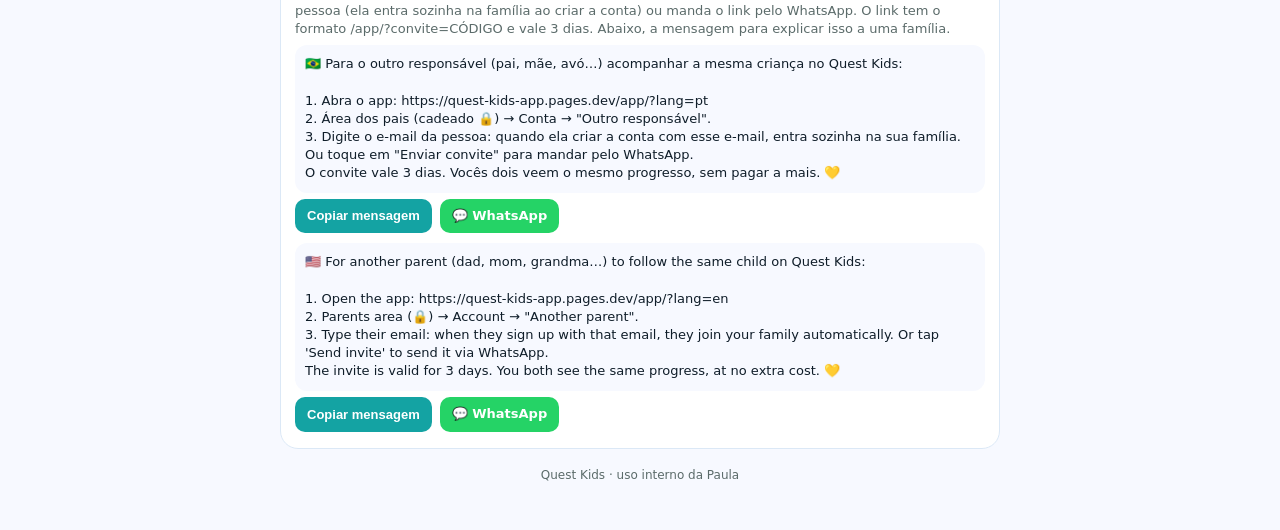
<file: enderecos-qk7m2/index.html>
<!doctype html>
<html lang="pt-BR"><head><meta charset="utf-8"><meta name="viewport" content="width=device-width,initial-scale=1,viewport-fit=cover">
<meta name="robots" content="noindex,nofollow,noarchive"><title>Quest Kids · Endereços</title>
<style>
:root{--bg:#f7f9ff;--card:#fff;--tx:#0f1d29;--mut:#5b6b6a;--pri:#14a3a3;--pri2:#006a6a;--line:#dbe8f6;--ok:#e3f8f5}
@media (prefers-color-scheme:dark){:root{--bg:#0b1326;--card:#121a2e;--tx:#dae2fd;--mut:#9fb0ad;--pri:#2dd4bf;--pri2:#57f1db;--line:#222a3d;--ok:#12332f}}
*{box-sizing:border-box}body{margin:0;background:var(--bg);color:var(--tx);font:16px/1.45 system-ui,-apple-system,"Segoe UI",sans-serif;padding:16px}
main{max-width:720px;margin:0 auto}h1{font-size:24px;margin:8px 0 4px}p.sub{color:var(--mut);margin:0 0 16px;font-size:14px}
section{background:var(--card);border:1px solid var(--line);border-radius:18px;padding:14px 14px 6px;margin-bottom:14px}
h2{font-size:17px;margin:0 0 8px}.row{display:flex;align-items:center;gap:8px;padding:8px 0;border-top:1px solid var(--line)}
.row:first-of-type{border-top:0}.lbl{font-size:13px;color:var(--mut);margin:0}.url{flex:1;min-width:0;font:13px ui-monospace,Menlo,monospace;overflow-wrap:anywhere}
.url a{color:var(--tx);text-decoration:none}.flag{font-size:18px}
button{flex:none;border:0;border-radius:10px;background:var(--pri);color:#fff;font-weight:700;font-size:13px;padding:8px 12px;cursor:pointer}
button.ok{background:var(--pri2)}.note{font-size:13px;color:var(--mut);background:var(--ok);border-radius:12px;padding:10px;margin:0 0 14px}
pre{white-space:pre-wrap;overflow-wrap:anywhere;font:13px/1.4 system-ui,sans-serif;background:var(--bg);border-radius:12px;padding:10px;margin:6px 0;max-height:220px;overflow-y:auto}
.acts{display:flex;gap:8px;margin-bottom:10px}.acts a{flex:none;border-radius:10px;background:#25D366;color:#fff;font-weight:700;font-size:13px;padding:8px 12px;text-decoration:none}
footer{color:var(--mut);font-size:12px;text-align:center;margin:18px 0 30px}
</style></head><body><main>
<h1>🚀 Quest Kids · Endereços</h1>
<p class="sub">Página secreta (não aparece no Google). Toque em <b>Copiar</b> e cole no WhatsApp ou e-mail. Atualizada em <span id="upd">18/11/2026</span>.</p>
<p class="note">💡 Os links já levam o idioma certo: 🇧🇷 abre em português, 🇺🇸 abre em inglês.</p>
<div id="lista"></div>
<h1 style="font-size:20px;margin-top:22px">📨 Convites com mensagem pronta</h1>
<p class="sub">Toque em <b>Copiar mensagem</b> ou <b>WhatsApp</b>. Cada convite tem a versão 🇧🇷 e 🇺🇸.</p>
<div id="convites"></div>
<footer>Quest Kids · uso interno da Paula</footer>
</main>
<script src="../app/convites.js?v=14"></script>
<script>
const O = 'https://quest-kids-app.pages.dev';
const GRUPOS = [
  ['🛍️ Site de vendas (página inicial)', [['🇧🇷', O + '/'], ['🇺🇸', O + '/en/']]],
  ['✨ Criar conta (teste grátis)', [['🇧🇷', O + '/app/?criar=1&lang=pt'], ['🇺🇸', O + '/app/?criar=1&lang=en']]],
  ['🔑 Entrar no app (quem já tem conta)', [['🇧🇷', O + '/app/?lang=pt'], ['🇺🇸', O + '/app/?lang=en']]],
  ['🧪 Demonstração com dados de exemplo (senha dos pais: 2026)', [['🇧🇷', O + '/app/?demo=gabi&lang=pt'], ['🇺🇸', O + '/app/?demo=gabi&lang=en']]],
  ['🚪 Sair da demonstração', [['🇧🇷', O + '/app/?demo=0&lang=pt'], ['🇺🇸', O + '/app/?demo=0&lang=en']]],
  ['📨 Convite de outro responsável (cada família gera o seu em Conta → Outro responsável; vale 3 dias)', [['🔗', O + '/app/?convite=CODIGO  →  troque CODIGO pelo código gerado no app']]],
  ['🤝 Link de parceiro · RODRIGO', [['🇧🇷', O + '/?ref=RODRIGO'], ['🇺🇸', O + '/en/?ref=RODRIGO']]],
  ['📜 Termos de Uso', [['🇧🇷', O + '/termos.html'], ['🇺🇸', O + '/termos.html#en']]],
  ['🔒 Política de Privacidade', [['🇧🇷', O + '/privacidade.html'], ['🇺🇸', O + '/privacidade.html#en']]],
  ['🛠️ Só para você (pedem login)', [['📊', O + '/app/?lang=pt  →  Área dos pais → Conta → Painel de gestão'], ['🗄️', 'https://supabase.com/dashboard/project/wqpujoymslyajknpkdpe']]]
];
const esc = s => s.replace(/[&<>"]/g, c => ({ '&': '&amp;', '<': '&lt;', '>': '&gt;', '"': '&quot;' })[c]);
document.getElementById('lista').innerHTML = GRUPOS.map(([t, ls]) => `<section><h2>${t}</h2>${ls.map(([f, u]) => { const link = u.split('  →  ')[0]; return `<div class="row"><span class="flag">${f}</span><span class="url"><a href="${esc(link)}" target="_blank" rel="noopener">${esc(u)}</a></span><button data-c="${esc(link)}">Copiar</button></div>`; }).join('')}</section>`).join('');
document.querySelectorAll('[data-c]').forEach(b => b.onclick = async () => {
  const t = b.dataset.c;
  try { await navigator.clipboard.writeText(t); } catch (e) { const i = document.createElement('textarea'); i.value = t; document.body.appendChild(i); i.select(); document.execCommand('copy'); i.remove(); }
  b.textContent = 'Copiado ✓'; b.classList.add('ok'); setTimeout(() => { b.textContent = 'Copiar'; b.classList.remove('ok'); }, 1600);
});
const CV = window.QK_CONVITES ? QK_CONVITES(O) : [];
document.getElementById('convites').innerHTML = CV.map(c => `<section><h2>${c.icone} ${c.titulo}</h2><p class="lbl">${esc(c.sobre)}</p>${[['🇧🇷', c.pt], ['🇺🇸', c.en]].map(([f, t]) => `<pre>${f} ${esc(t)}</pre><div class="acts"><button data-c="${esc(t)}">Copiar mensagem</button><a href="https://wa.me/?text=${encodeURIComponent(t)}" target="_blank" rel="noopener">💬 WhatsApp</a></div>`).join('')}</section>`).join('');
document.querySelectorAll('#convites [data-c]').forEach(b => b.onclick = async () => {
  const t = b.dataset.c;
  try { await navigator.clipboard.writeText(t); } catch (e) { const i = document.createElement('textarea'); i.value = t; document.body.appendChild(i); i.select(); document.execCommand('copy'); i.remove(); }
  b.textContent = 'Copiado ✓'; b.classList.add('ok'); setTimeout(() => { b.textContent = 'Copiar mensagem'; b.classList.remove('ok'); }, 1600);
});
</script></body></html>
</file>
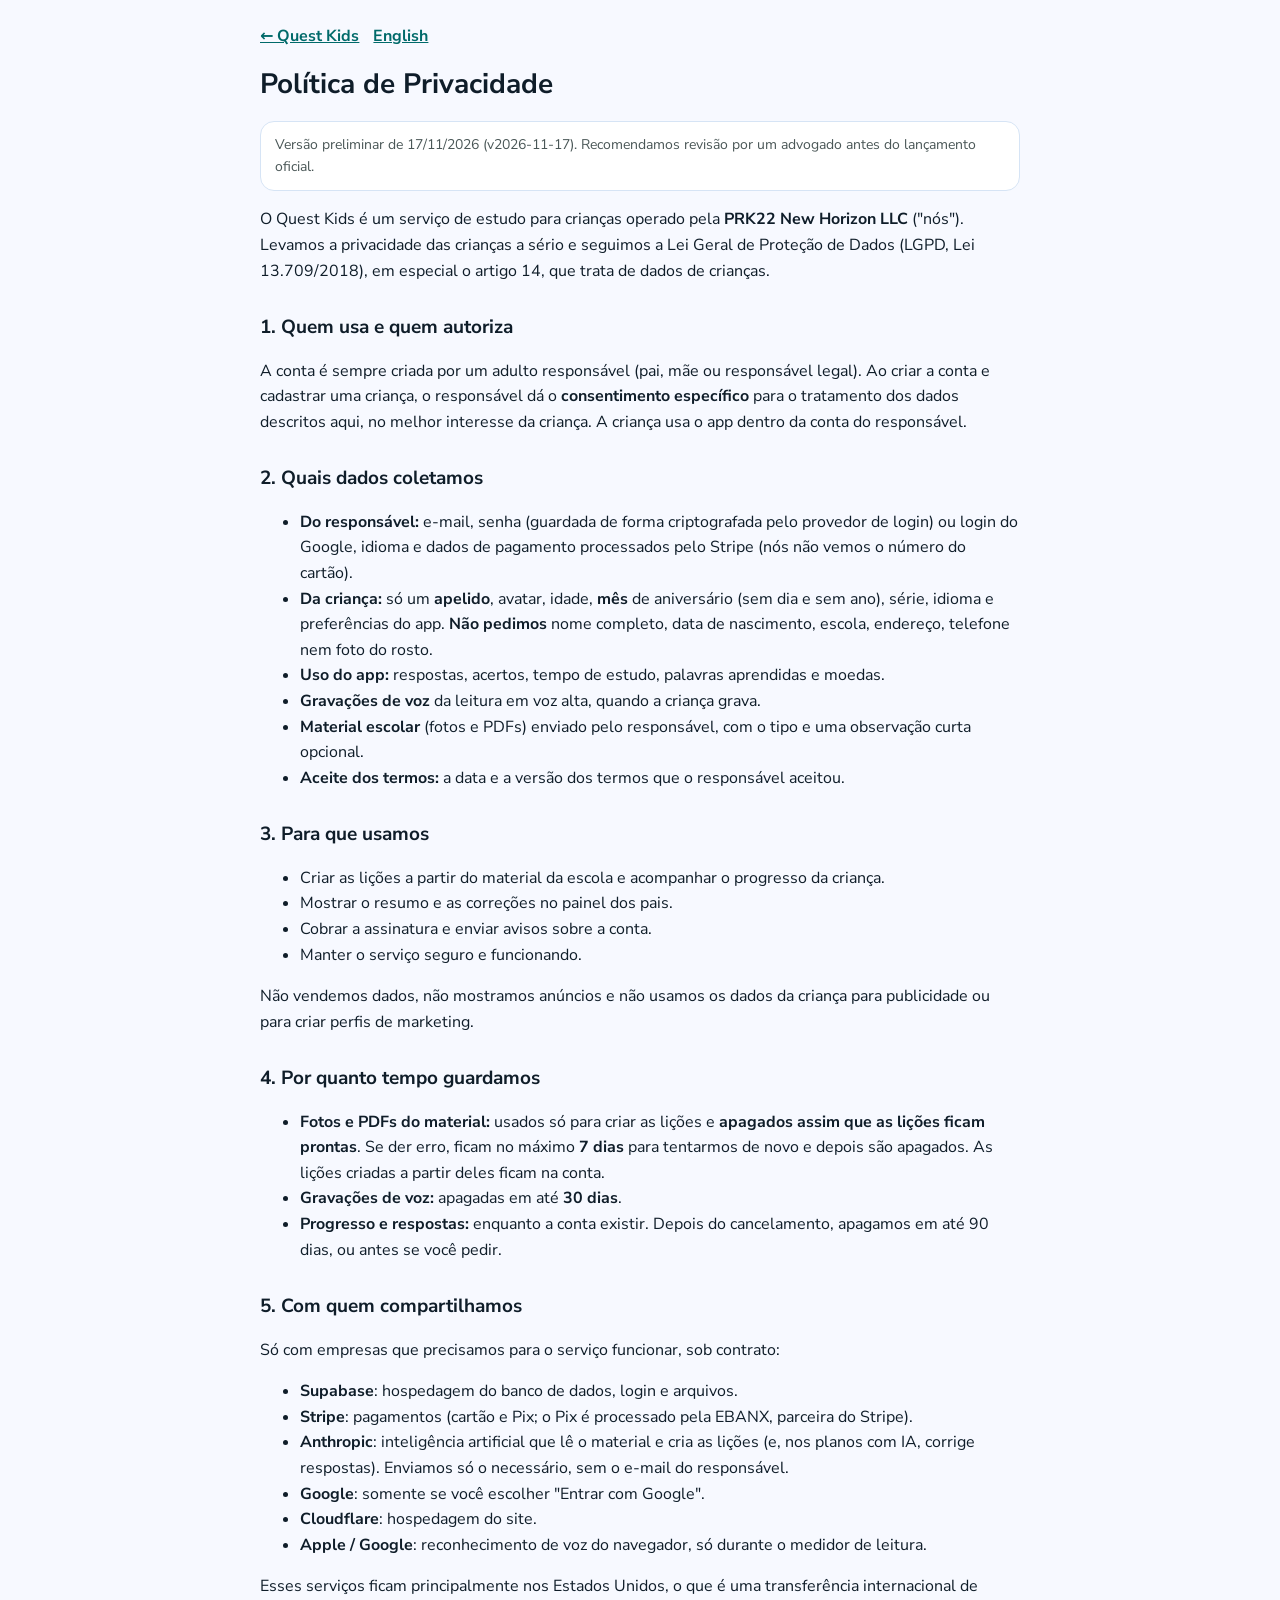
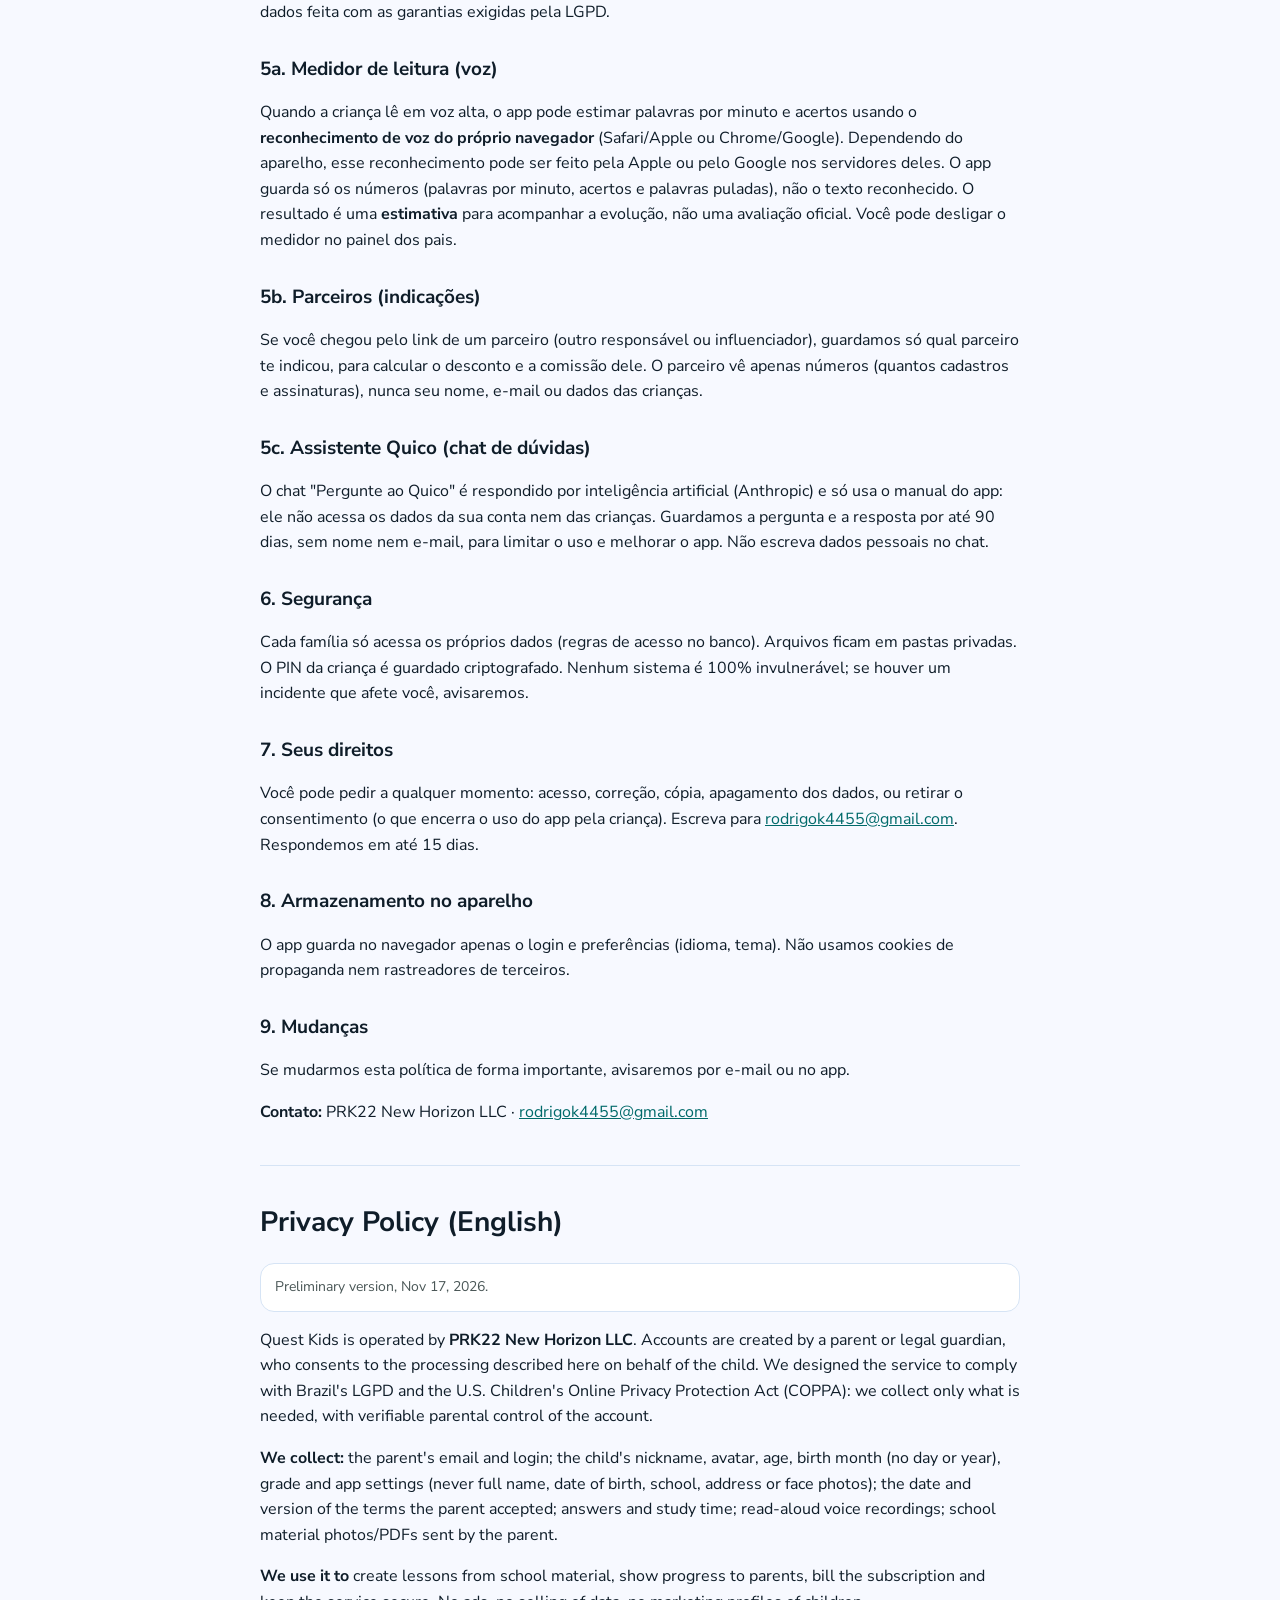
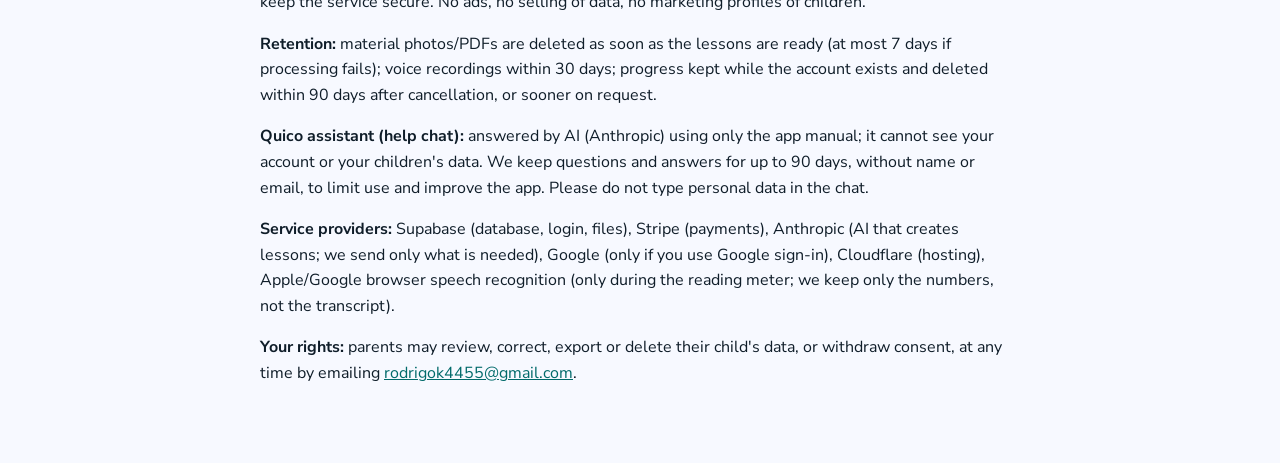
<file: privacidade.html>
<!doctype html><html lang="pt-BR"><head><meta charset="utf-8"><meta name="viewport" content="width=device-width,initial-scale=1"><title>Política de Privacidade · Quest Kids</title>
<link rel="icon" href="app/icon-192.png"><link href="https://fonts.googleapis.com/css2?family=Nunito+Sans:wght@400;700;800&display=swap" rel="stylesheet"><style>:root{--bg:#f7f9ff;--card:#fff;--txt:#0f1d29;--muted:#4a5757;--pri:#006a6a;--line:#d6e4f5}
@media (prefers-color-scheme:dark){:root:not([data-theme=light]){--bg:#0b1326;--card:#171f33;--txt:#dae2fd;--muted:#bacac5;--pri:#57f1db;--line:#2d3449}}
:root[data-theme=dark]{--bg:#0b1326;--card:#171f33;--txt:#dae2fd;--muted:#bacac5;--pri:#57f1db;--line:#2d3449}
body{margin:0;background:var(--bg);color:var(--txt);font:16px/1.6 'Nunito Sans',system-ui,sans-serif}main{max-width:760px;margin:0 auto;padding:24px 16px 60px}
h1{font-size:28px;line-height:1.2}h2{font-size:19px;margin-top:28px}a{color:var(--pri)}.note{background:var(--card);border:1px solid var(--line);border-radius:14px;padding:12px 14px;color:var(--muted);font-size:14px}
nav{display:flex;gap:14px;font-weight:700;margin-bottom:8px}hr{border:0;border-top:1px solid var(--line);margin:40px 0}</style></head>
<body><main><nav><a href="./">← Quest Kids</a><a href="#en">English</a></nav>
<h1>Política de Privacidade</h1>
<p class="note">Versão preliminar de 17/11/2026 (v2026-11-17). Recomendamos revisão por um advogado antes do lançamento oficial.</p>
<p>O Quest Kids é um serviço de estudo para crianças operado pela <b>PRK22 New Horizon LLC</b> ("nós"). Levamos a privacidade das crianças a sério e seguimos a Lei Geral de Proteção de Dados (LGPD, Lei 13.709/2018), em especial o artigo 14, que trata de dados de crianças.</p>
<h2>1. Quem usa e quem autoriza</h2>
<p>A conta é sempre criada por um adulto responsável (pai, mãe ou responsável legal). Ao criar a conta e cadastrar uma criança, o responsável dá o <b>consentimento específico</b> para o tratamento dos dados descritos aqui, no melhor interesse da criança. A criança usa o app dentro da conta do responsável.</p>
<h2>2. Quais dados coletamos</h2>
<ul><li><b>Do responsável:</b> e-mail, senha (guardada de forma criptografada pelo provedor de login) ou login do Google, idioma e dados de pagamento processados pelo Stripe (nós não vemos o número do cartão).</li>
<li><b>Da criança:</b> só um <b>apelido</b>, avatar, idade, <b>mês</b> de aniversário (sem dia e sem ano), série, idioma e preferências do app. <b>Não pedimos</b> nome completo, data de nascimento, escola, endereço, telefone nem foto do rosto.</li>
<li><b>Uso do app:</b> respostas, acertos, tempo de estudo, palavras aprendidas e moedas.</li>
<li><b>Gravações de voz</b> da leitura em voz alta, quando a criança grava.</li>
<li><b>Material escolar</b> (fotos e PDFs) enviado pelo responsável, com o tipo e uma observação curta opcional.</li>
<li><b>Aceite dos termos:</b> a data e a versão dos termos que o responsável aceitou.</li></ul>
<h2>3. Para que usamos</h2>
<ul><li>Criar as lições a partir do material da escola e acompanhar o progresso da criança.</li>
<li>Mostrar o resumo e as correções no painel dos pais.</li><li>Cobrar a assinatura e enviar avisos sobre a conta.</li><li>Manter o serviço seguro e funcionando.</li></ul>
<p>Não vendemos dados, não mostramos anúncios e não usamos os dados da criança para publicidade ou para criar perfis de marketing.</p>
<h2>4. Por quanto tempo guardamos</h2>
<ul><li><b>Fotos e PDFs do material:</b> usados só para criar as lições e <b>apagados assim que as lições ficam prontas</b>. Se der erro, ficam no máximo <b>7 dias</b> para tentarmos de novo e depois são apagados. As lições criadas a partir deles ficam na conta.</li>
<li><b>Gravações de voz:</b> apagadas em até <b>30 dias</b>.</li>
<li><b>Progresso e respostas:</b> enquanto a conta existir. Depois do cancelamento, apagamos em até 90 dias, ou antes se você pedir.</li></ul>
<h2>5. Com quem compartilhamos</h2>
<p>Só com empresas que precisamos para o serviço funcionar, sob contrato:</p>
<ul><li><b>Supabase</b>: hospedagem do banco de dados, login e arquivos.</li><li><b>Stripe</b>: pagamentos (cartão e Pix; o Pix é processado pela EBANX, parceira do Stripe).</li>
<li><b>Anthropic</b>: inteligência artificial que lê o material e cria as lições (e, nos planos com IA, corrige respostas). Enviamos só o necessário, sem o e-mail do responsável.</li>
<li><b>Google</b>: somente se você escolher "Entrar com Google".</li><li><b>Cloudflare</b>: hospedagem do site.</li><li><b>Apple / Google</b>: reconhecimento de voz do navegador, só durante o medidor de leitura.</li></ul>
<p>Esses serviços ficam principalmente nos Estados Unidos, o que é uma transferência internacional de dados feita com as garantias exigidas pela LGPD.</p>
<h2>5a. Medidor de leitura (voz)</h2>
<p>Quando a criança lê em voz alta, o app pode estimar palavras por minuto e acertos usando o <b>reconhecimento de voz do próprio navegador</b> (Safari/Apple ou Chrome/Google). Dependendo do aparelho, esse reconhecimento pode ser feito pela Apple ou pelo Google nos servidores deles. O app guarda só os números (palavras por minuto, acertos e palavras puladas), não o texto reconhecido. O resultado é uma <b>estimativa</b> para acompanhar a evolução, não uma avaliação oficial. Você pode desligar o medidor no painel dos pais.</p>
<h2>5b. Parceiros (indicações)</h2>
<p>Se você chegou pelo link de um parceiro (outro responsável ou influenciador), guardamos só qual parceiro te indicou, para calcular o desconto e a comissão dele. O parceiro vê apenas números (quantos cadastros e assinaturas), nunca seu nome, e-mail ou dados das crianças.</p>
<h2>5c. Assistente Quico (chat de dúvidas)</h2>
<p>O chat "Pergunte ao Quico" é respondido por inteligência artificial (Anthropic) e só usa o manual do app: ele não acessa os dados da sua conta nem das crianças. Guardamos a pergunta e a resposta por até 90 dias, sem nome nem e-mail, para limitar o uso e melhorar o app. Não escreva dados pessoais no chat.</p>
<h2>6. Segurança</h2>
<p>Cada família só acessa os próprios dados (regras de acesso no banco). Arquivos ficam em pastas privadas. O PIN da criança é guardado criptografado. Nenhum sistema é 100% invulnerável; se houver um incidente que afete você, avisaremos.</p>
<h2>7. Seus direitos</h2>
<p>Você pode pedir a qualquer momento: acesso, correção, cópia, apagamento dos dados, ou retirar o consentimento (o que encerra o uso do app pela criança). Escreva para <a href="mailto:rodrigok4455@gmail.com">rodrigok4455@gmail.com</a>. Respondemos em até 15 dias.</p>
<h2>8. Armazenamento no aparelho</h2>
<p>O app guarda no navegador apenas o login e preferências (idioma, tema). Não usamos cookies de propaganda nem rastreadores de terceiros.</p>
<h2>9. Mudanças</h2><p>Se mudarmos esta política de forma importante, avisaremos por e-mail ou no app.</p>
<p><b>Contato:</b> PRK22 New Horizon LLC · <a href="mailto:rodrigok4455@gmail.com">rodrigok4455@gmail.com</a></p>
<hr><section id="en"><h1>Privacy Policy (English)</h1>
<p class="note">Preliminary version, Nov 17, 2026.</p>
<p>Quest Kids is operated by <b>PRK22 New Horizon LLC</b>. Accounts are created by a parent or legal guardian, who consents to the processing described here on behalf of the child. We designed the service to comply with Brazil's LGPD and the U.S. Children's Online Privacy Protection Act (COPPA): we collect only what is needed, with verifiable parental control of the account.</p>
<p><b>We collect:</b> the parent's email and login; the child's nickname, avatar, age, birth month (no day or year), grade and app settings (never full name, date of birth, school, address or face photos); the date and version of the terms the parent accepted; answers and study time; read-aloud voice recordings; school material photos/PDFs sent by the parent.</p>
<p><b>We use it to</b> create lessons from school material, show progress to parents, bill the subscription and keep the service secure. No ads, no selling of data, no marketing profiles of children.</p>
<p><b>Retention:</b> material photos/PDFs are deleted as soon as the lessons are ready (at most 7 days if processing fails); voice recordings within 30 days; progress kept while the account exists and deleted within 90 days after cancellation, or sooner on request.</p>
<p><b>Quico assistant (help chat):</b> answered by AI (Anthropic) using only the app manual; it cannot see your account or your children's data. We keep questions and answers for up to 90 days, without name or email, to limit use and improve the app. Please do not type personal data in the chat.</p>
<p><b>Service providers:</b> Supabase (database, login, files), Stripe (payments), Anthropic (AI that creates lessons; we send only what is needed), Google (only if you use Google sign-in), Cloudflare (hosting), Apple/Google browser speech recognition (only during the reading meter; we keep only the numbers, not the transcript).</p>
<p><b>Your rights:</b> parents may review, correct, export or delete their child's data, or withdraw consent, at any time by emailing <a href="mailto:rodrigok4455@gmail.com">rodrigok4455@gmail.com</a>.</p></section></main></body></html>
</file>
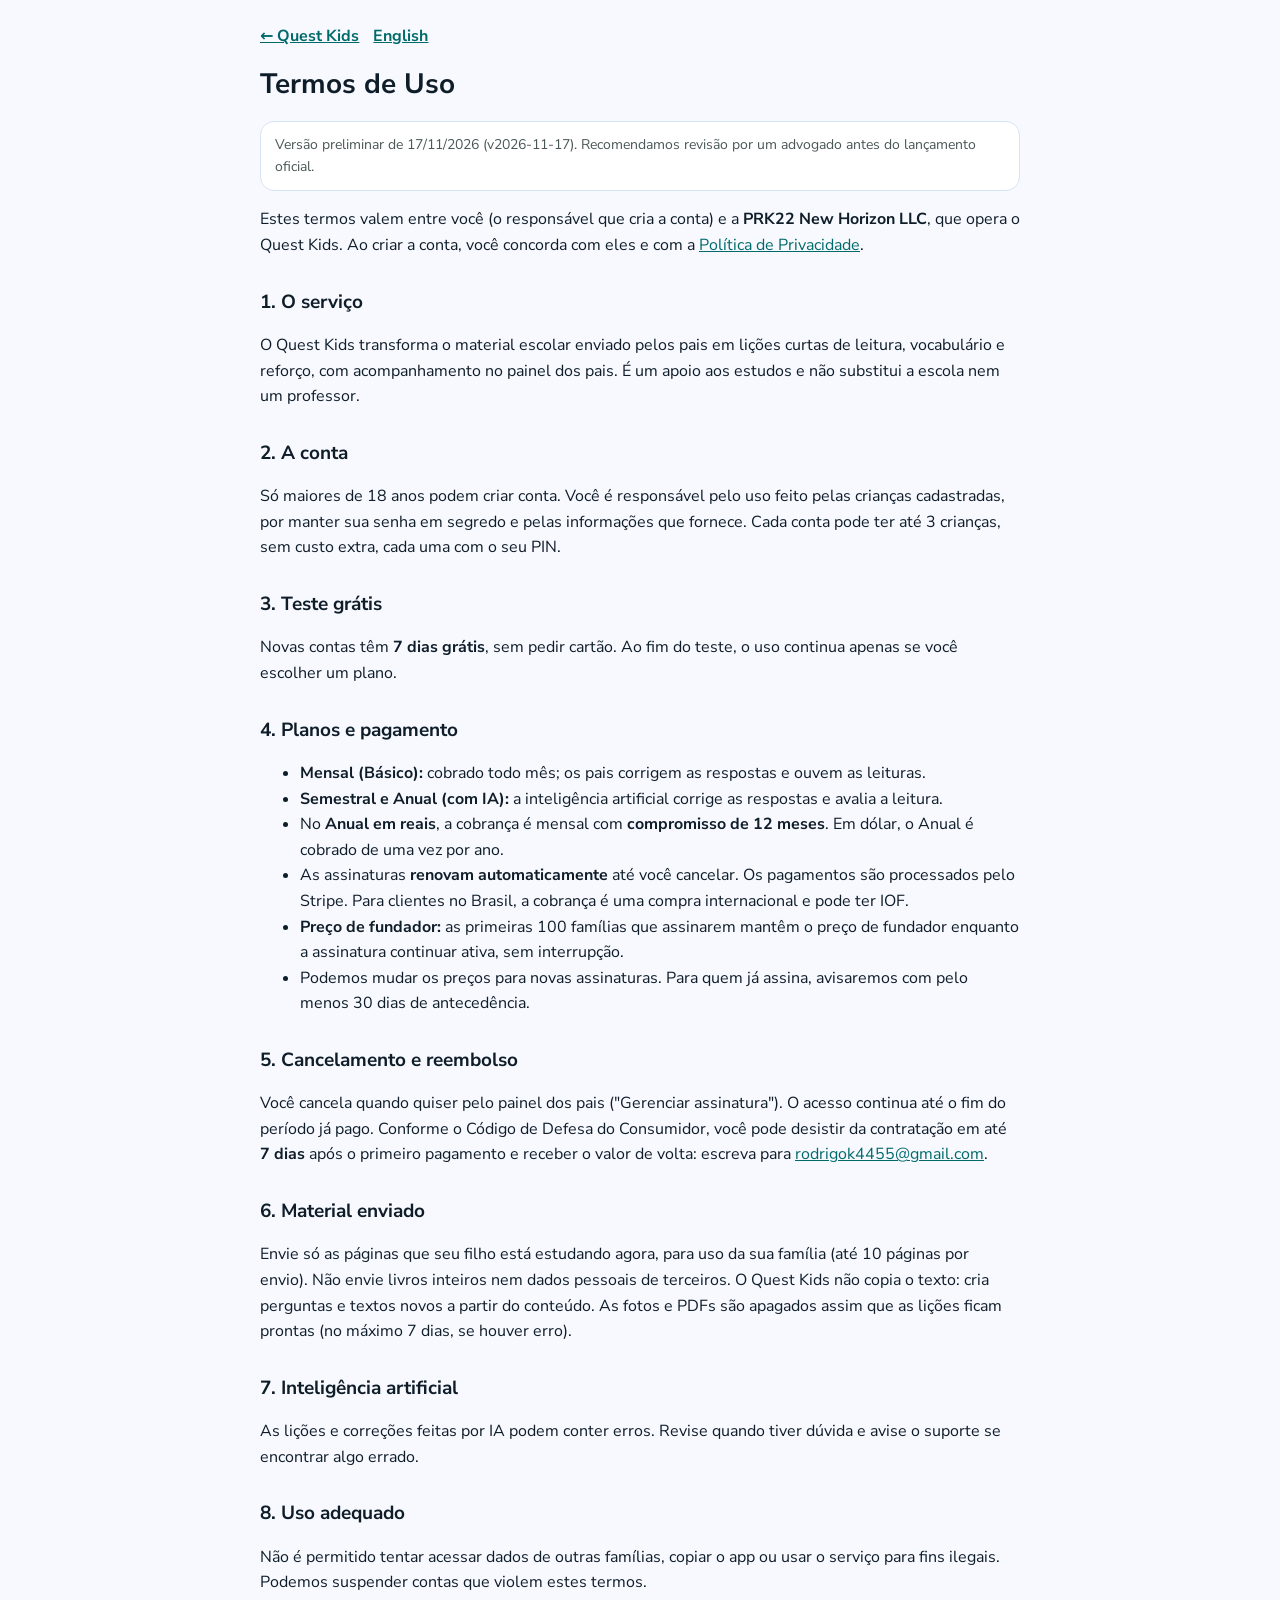
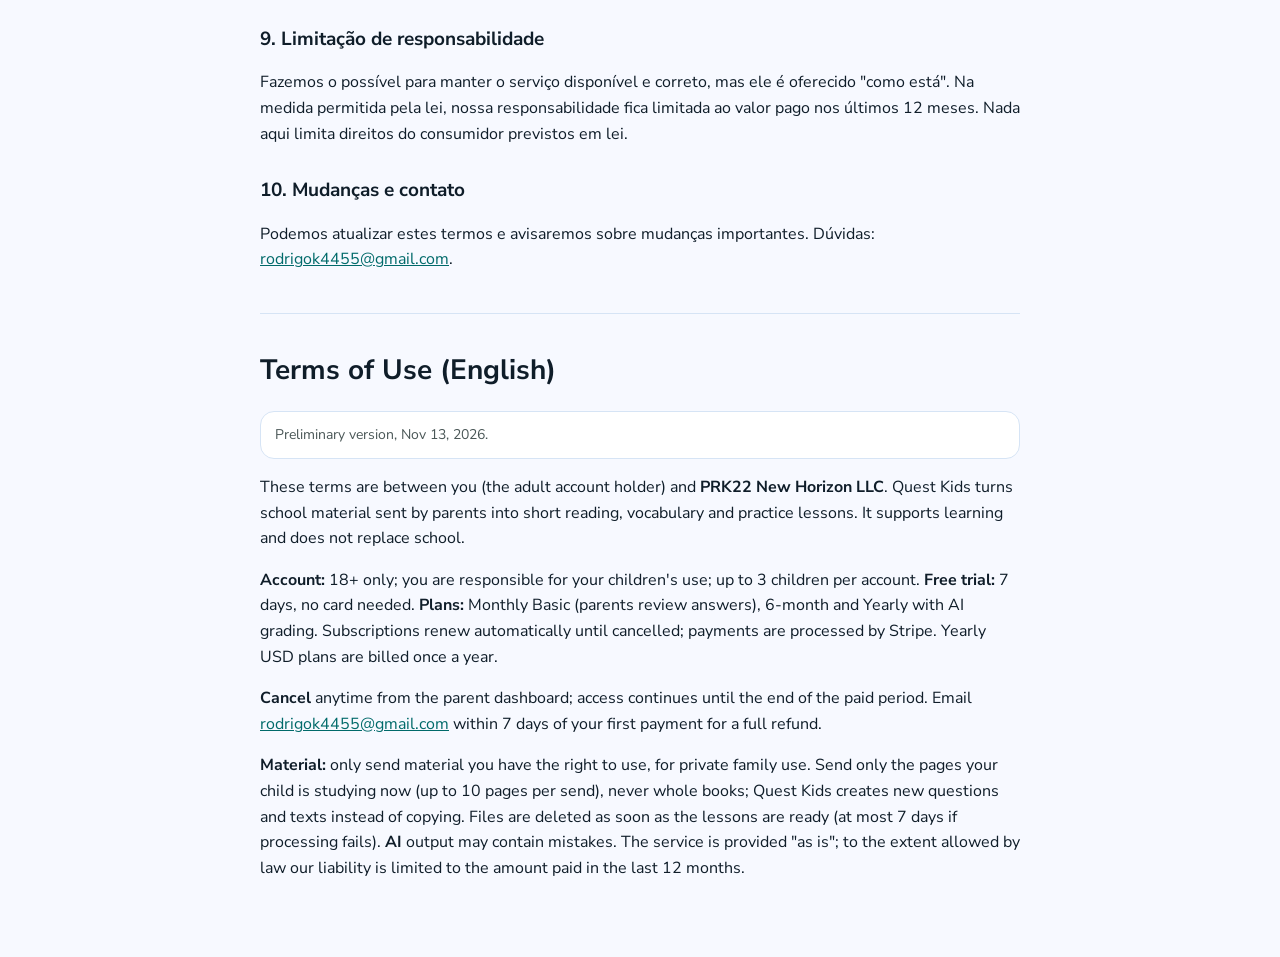
<file: termos.html>
<!doctype html><html lang="pt-BR"><head><meta charset="utf-8"><meta name="viewport" content="width=device-width,initial-scale=1"><title>Termos de Uso · Quest Kids</title>
<link rel="icon" href="app/icon-192.png"><link href="https://fonts.googleapis.com/css2?family=Nunito+Sans:wght@400;700;800&display=swap" rel="stylesheet"><style>:root{--bg:#f7f9ff;--card:#fff;--txt:#0f1d29;--muted:#4a5757;--pri:#006a6a;--line:#d6e4f5}
@media (prefers-color-scheme:dark){:root:not([data-theme=light]){--bg:#0b1326;--card:#171f33;--txt:#dae2fd;--muted:#bacac5;--pri:#57f1db;--line:#2d3449}}
:root[data-theme=dark]{--bg:#0b1326;--card:#171f33;--txt:#dae2fd;--muted:#bacac5;--pri:#57f1db;--line:#2d3449}
body{margin:0;background:var(--bg);color:var(--txt);font:16px/1.6 'Nunito Sans',system-ui,sans-serif}main{max-width:760px;margin:0 auto;padding:24px 16px 60px}
h1{font-size:28px;line-height:1.2}h2{font-size:19px;margin-top:28px}a{color:var(--pri)}.note{background:var(--card);border:1px solid var(--line);border-radius:14px;padding:12px 14px;color:var(--muted);font-size:14px}
nav{display:flex;gap:14px;font-weight:700;margin-bottom:8px}hr{border:0;border-top:1px solid var(--line);margin:40px 0}</style></head>
<body><main><nav><a href="./">← Quest Kids</a><a href="#en">English</a></nav>
<h1>Termos de Uso</h1>
<p class="note">Versão preliminar de 17/11/2026 (v2026-11-17). Recomendamos revisão por um advogado antes do lançamento oficial.</p>
<p>Estes termos valem entre você (o responsável que cria a conta) e a <b>PRK22 New Horizon LLC</b>, que opera o Quest Kids. Ao criar a conta, você concorda com eles e com a <a href="privacidade.html">Política de Privacidade</a>.</p>
<h2>1. O serviço</h2><p>O Quest Kids transforma o material escolar enviado pelos pais em lições curtas de leitura, vocabulário e reforço, com acompanhamento no painel dos pais. É um apoio aos estudos e não substitui a escola nem um professor.</p>
<h2>2. A conta</h2><p>Só maiores de 18 anos podem criar conta. Você é responsável pelo uso feito pelas crianças cadastradas, por manter sua senha em segredo e pelas informações que fornece. Cada conta pode ter até 3 crianças, sem custo extra, cada uma com o seu PIN.</p>
<h2>3. Teste grátis</h2><p>Novas contas têm <b>7 dias grátis</b>, sem pedir cartão. Ao fim do teste, o uso continua apenas se você escolher um plano.</p>
<h2>4. Planos e pagamento</h2>
<ul><li><b>Mensal (Básico):</b> cobrado todo mês; os pais corrigem as respostas e ouvem as leituras.</li>
<li><b>Semestral e Anual (com IA):</b> a inteligência artificial corrige as respostas e avalia a leitura.</li>
<li>No <b>Anual em reais</b>, a cobrança é mensal com <b>compromisso de 12 meses</b>. Em dólar, o Anual é cobrado de uma vez por ano.</li>
<li>As assinaturas <b>renovam automaticamente</b> até você cancelar. Os pagamentos são processados pelo Stripe. Para clientes no Brasil, a cobrança é uma compra internacional e pode ter IOF.</li>
<li><b>Preço de fundador:</b> as primeiras 100 famílias que assinarem mantêm o preço de fundador enquanto a assinatura continuar ativa, sem interrupção.</li>
<li>Podemos mudar os preços para novas assinaturas. Para quem já assina, avisaremos com pelo menos 30 dias de antecedência.</li></ul>
<h2>5. Cancelamento e reembolso</h2><p>Você cancela quando quiser pelo painel dos pais ("Gerenciar assinatura"). O acesso continua até o fim do período já pago. Conforme o Código de Defesa do Consumidor, você pode desistir da contratação em até <b>7 dias</b> após o primeiro pagamento e receber o valor de volta: escreva para <a href="mailto:rodrigok4455@gmail.com">rodrigok4455@gmail.com</a>.</p>
<h2>6. Material enviado</h2><p>Envie só as páginas que seu filho está estudando agora, para uso da sua família (até 10 páginas por envio). Não envie livros inteiros nem dados pessoais de terceiros. O Quest Kids não copia o texto: cria perguntas e textos novos a partir do conteúdo. As fotos e PDFs são apagados assim que as lições ficam prontas (no máximo 7 dias, se houver erro).</p>
<h2>7. Inteligência artificial</h2><p>As lições e correções feitas por IA podem conter erros. Revise quando tiver dúvida e avise o suporte se encontrar algo errado.</p>
<h2>8. Uso adequado</h2><p>Não é permitido tentar acessar dados de outras famílias, copiar o app ou usar o serviço para fins ilegais. Podemos suspender contas que violem estes termos.</p>
<h2>9. Limitação de responsabilidade</h2><p>Fazemos o possível para manter o serviço disponível e correto, mas ele é oferecido "como está". Na medida permitida pela lei, nossa responsabilidade fica limitada ao valor pago nos últimos 12 meses. Nada aqui limita direitos do consumidor previstos em lei.</p>
<h2>10. Mudanças e contato</h2><p>Podemos atualizar estes termos e avisaremos sobre mudanças importantes. Dúvidas: <a href="mailto:rodrigok4455@gmail.com">rodrigok4455@gmail.com</a>.</p>
<hr><section id="en"><h1>Terms of Use (English)</h1><p class="note">Preliminary version, Nov 13, 2026.</p>
<p>These terms are between you (the adult account holder) and <b>PRK22 New Horizon LLC</b>. Quest Kids turns school material sent by parents into short reading, vocabulary and practice lessons. It supports learning and does not replace school.</p>
<p><b>Account:</b> 18+ only; you are responsible for your children's use; up to 3 children per account. <b>Free trial:</b> 7 days, no card needed. <b>Plans:</b> Monthly Basic (parents review answers), 6-month and Yearly with AI grading. Subscriptions renew automatically until cancelled; payments are processed by Stripe. Yearly USD plans are billed once a year.</p>
<p><b>Cancel</b> anytime from the parent dashboard; access continues until the end of the paid period. Email <a href="mailto:rodrigok4455@gmail.com">rodrigok4455@gmail.com</a> within 7 days of your first payment for a full refund.</p>
<p><b>Material:</b> only send material you have the right to use, for private family use. Send only the pages your child is studying now (up to 10 pages per send), never whole books; Quest Kids creates new questions and texts instead of copying. Files are deleted as soon as the lessons are ready (at most 7 days if processing fails). <b>AI</b> output may contain mistakes. The service is provided "as is"; to the extent allowed by law our liability is limited to the amount paid in the last 12 months.</p></section></main></body></html>
</file>
